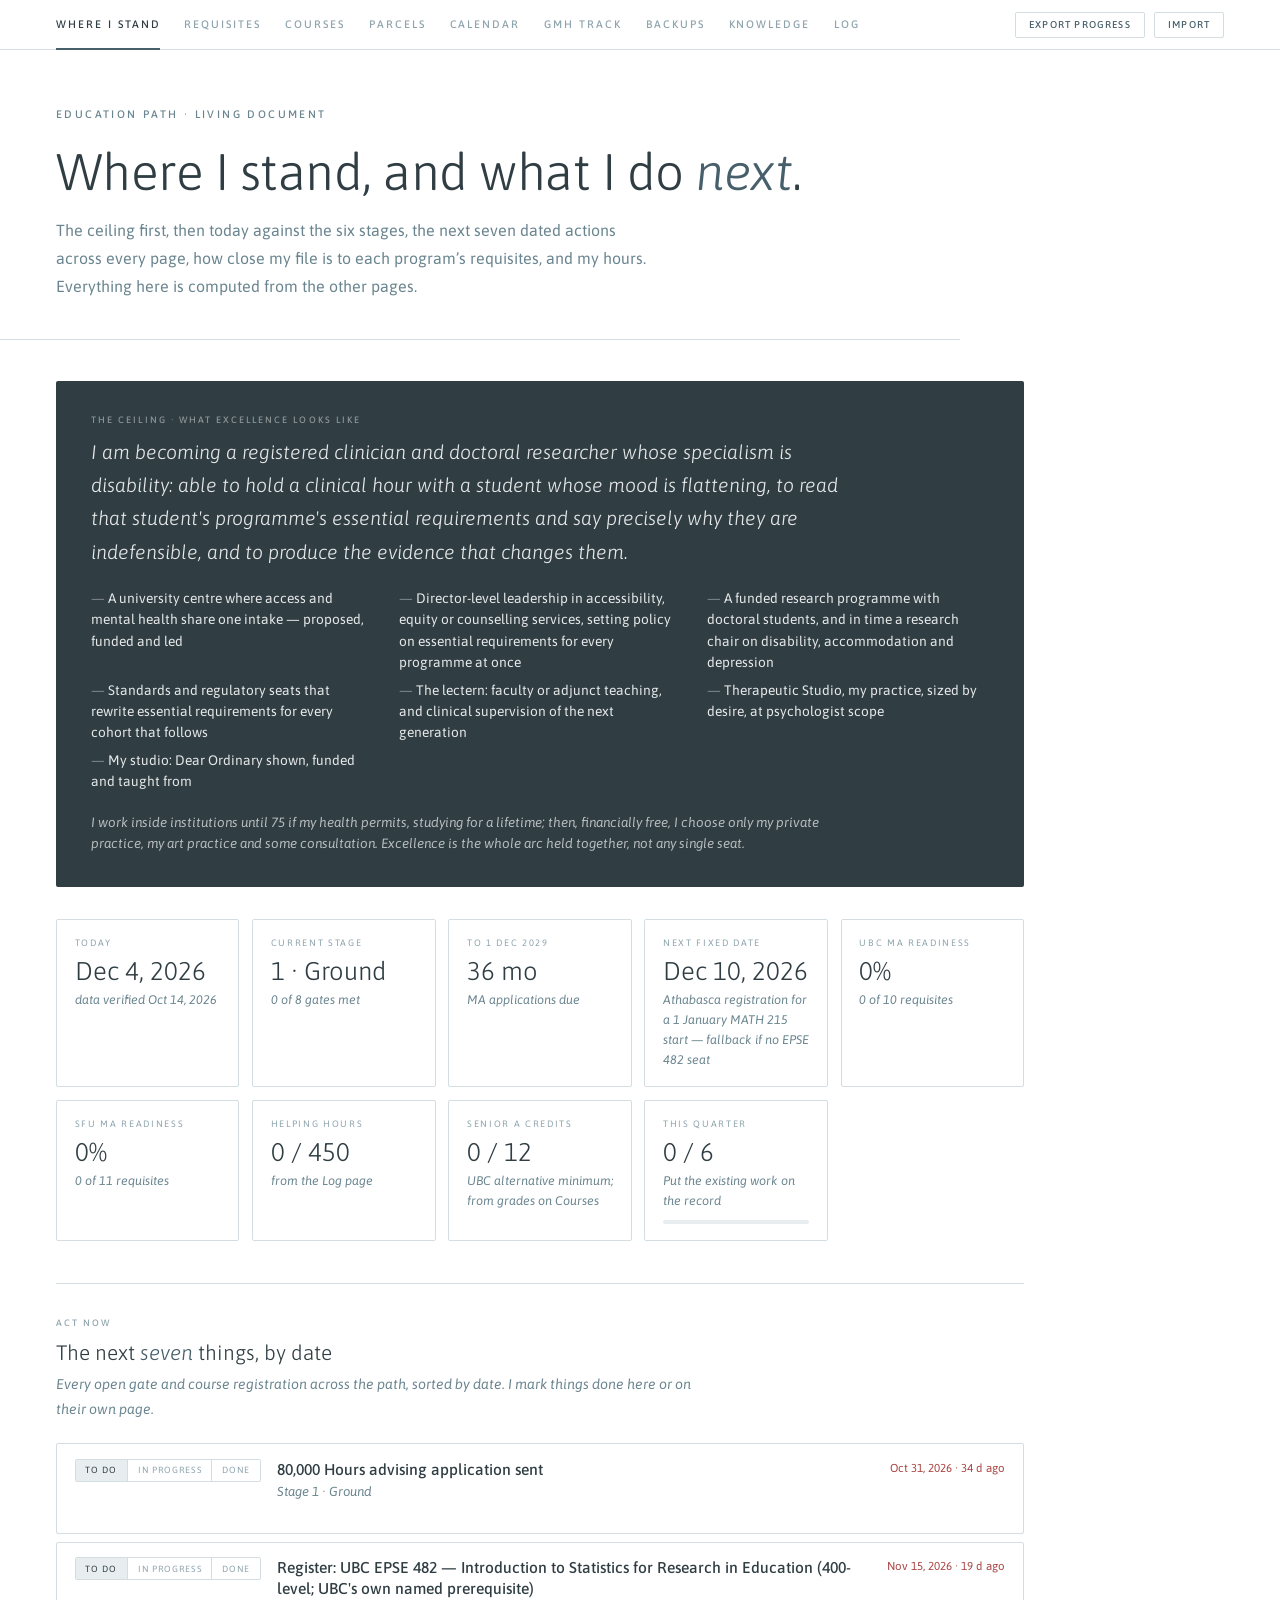
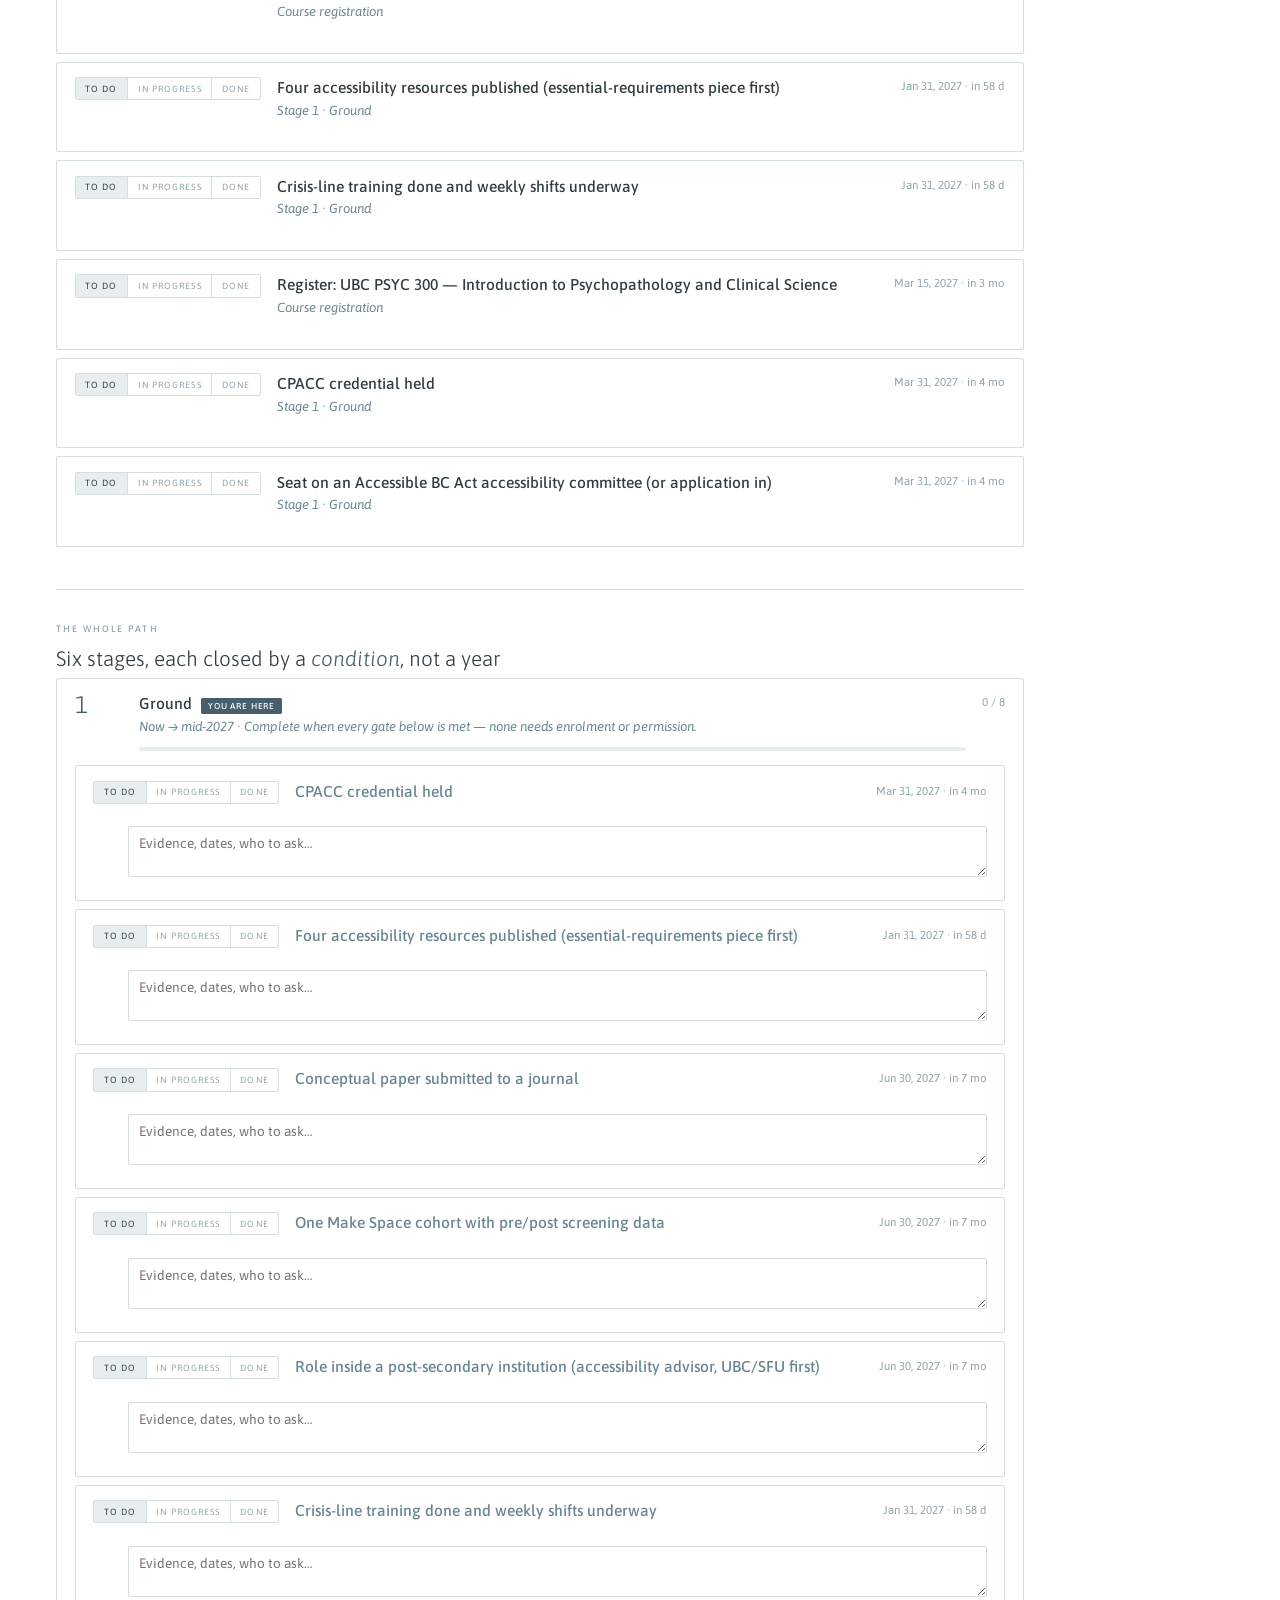
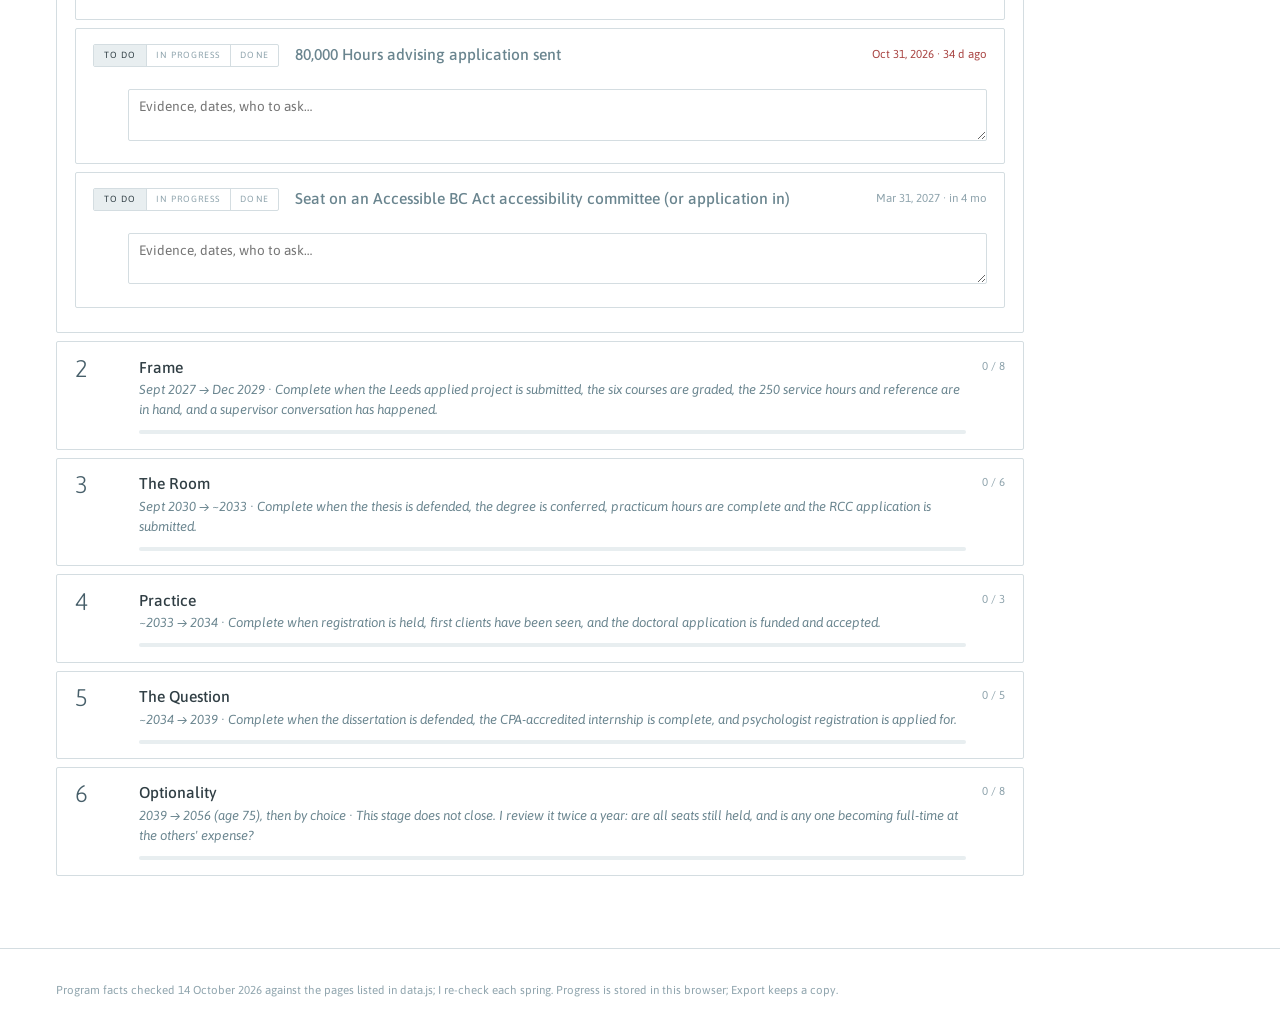
<file: index.html>
<!DOCTYPE html>
<html lang="en">
<head>
<meta charset="UTF-8">
<meta name="viewport" content="width=device-width, initial-scale=1.0">
<title>Where I Stand — Education Path</title>
<link href="https://fonts.googleapis.com/css2?family=Asap:ital,wght@0,300;0,400;0,500;0,600;1,300;1,400;1,500&display=swap" rel="stylesheet">
<link rel="stylesheet" href="style.css">
</head>
<body data-page="index">
<header class="page">
  <div class="eyebrow">Education Path · Living document</div>
  <h1>Where I stand, and what I do <em>next</em>.</h1>
  <p class="header-sub">The ceiling first, then today against the six stages, the next seven dated actions across every page, how close my file is to each program’s requisites, and my hours. Everything here is computed from the other pages.</p>
</header>
<main class="wrap" id="app"></main>
<footer>Program facts checked 14 October 2026 against the pages listed in data.js; I re-check each spring. Progress is stored in this browser; Export keeps a copy.</footer>
<script src="data.js"></script>
<script src="knowledge.js"></script>
<script src="private.js" onerror="void 0"></script>
<script src="app.js"></script>
</body>
</html>
</file>
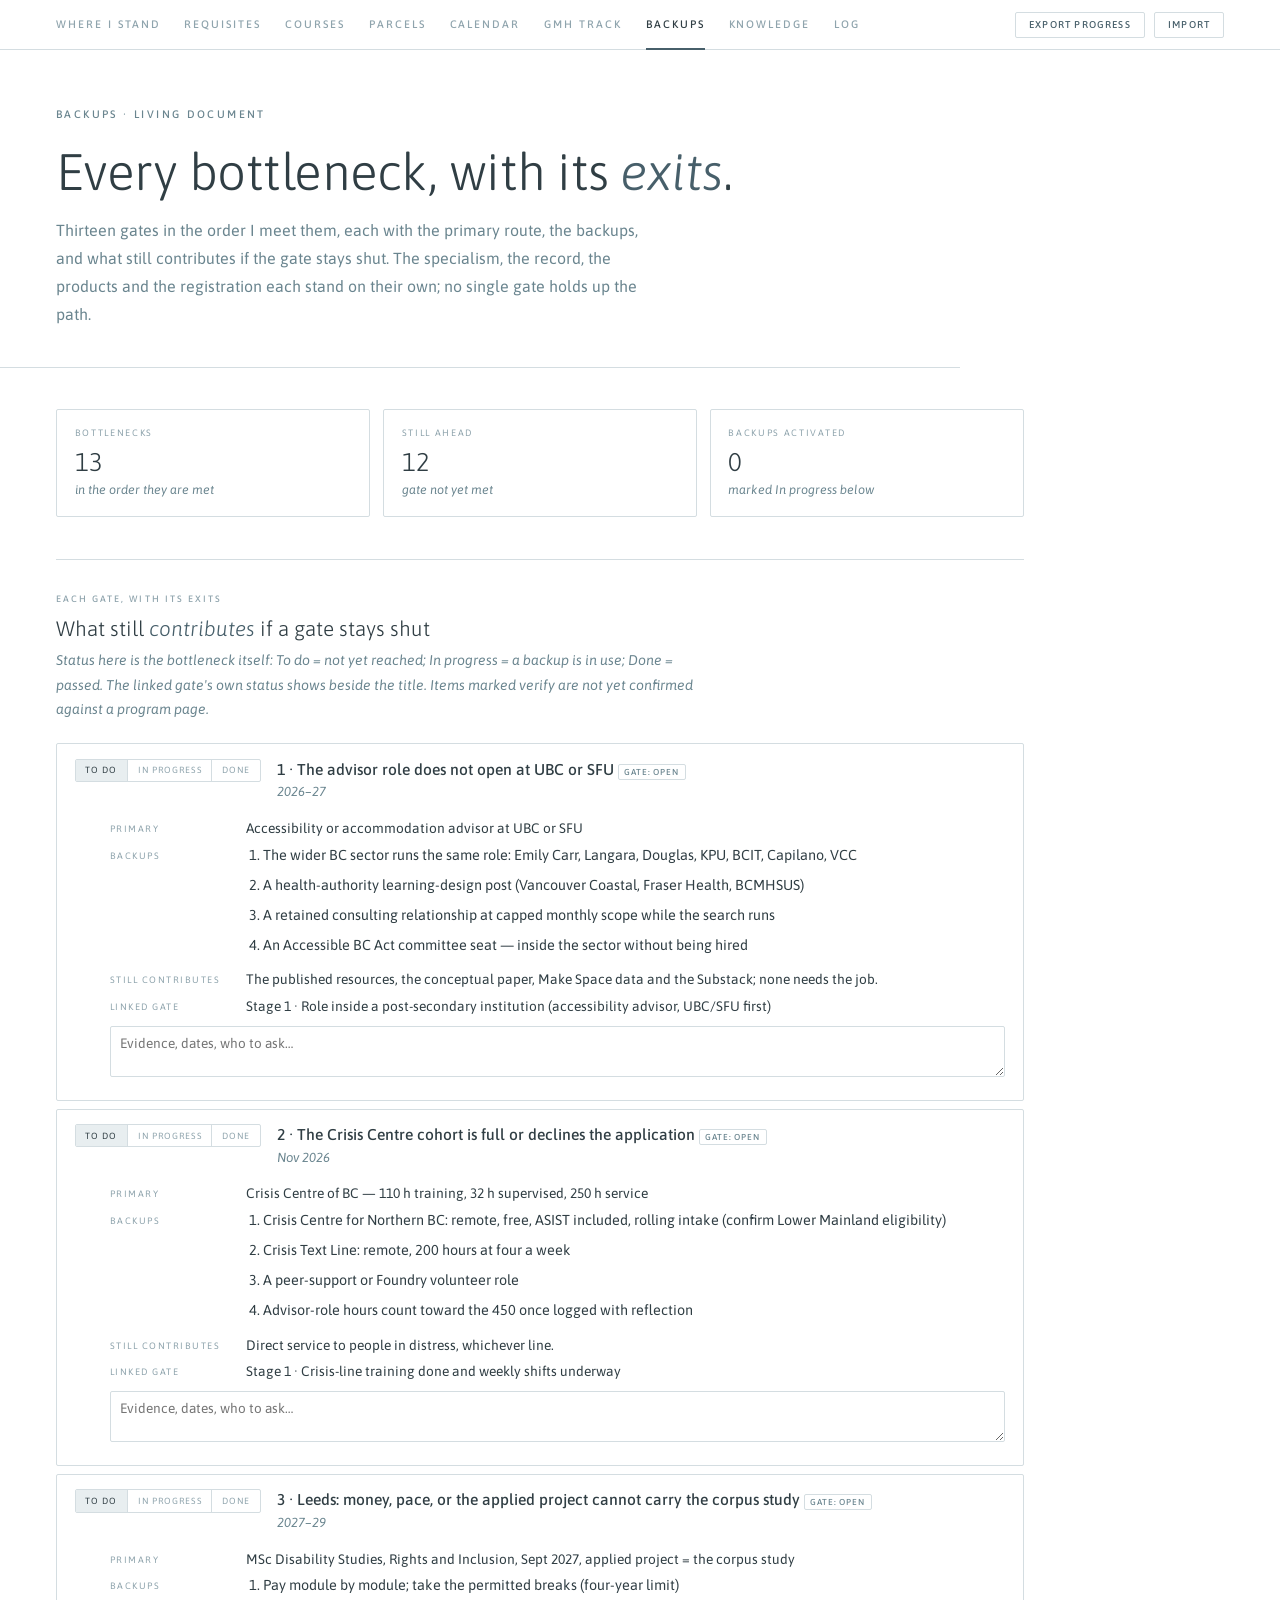
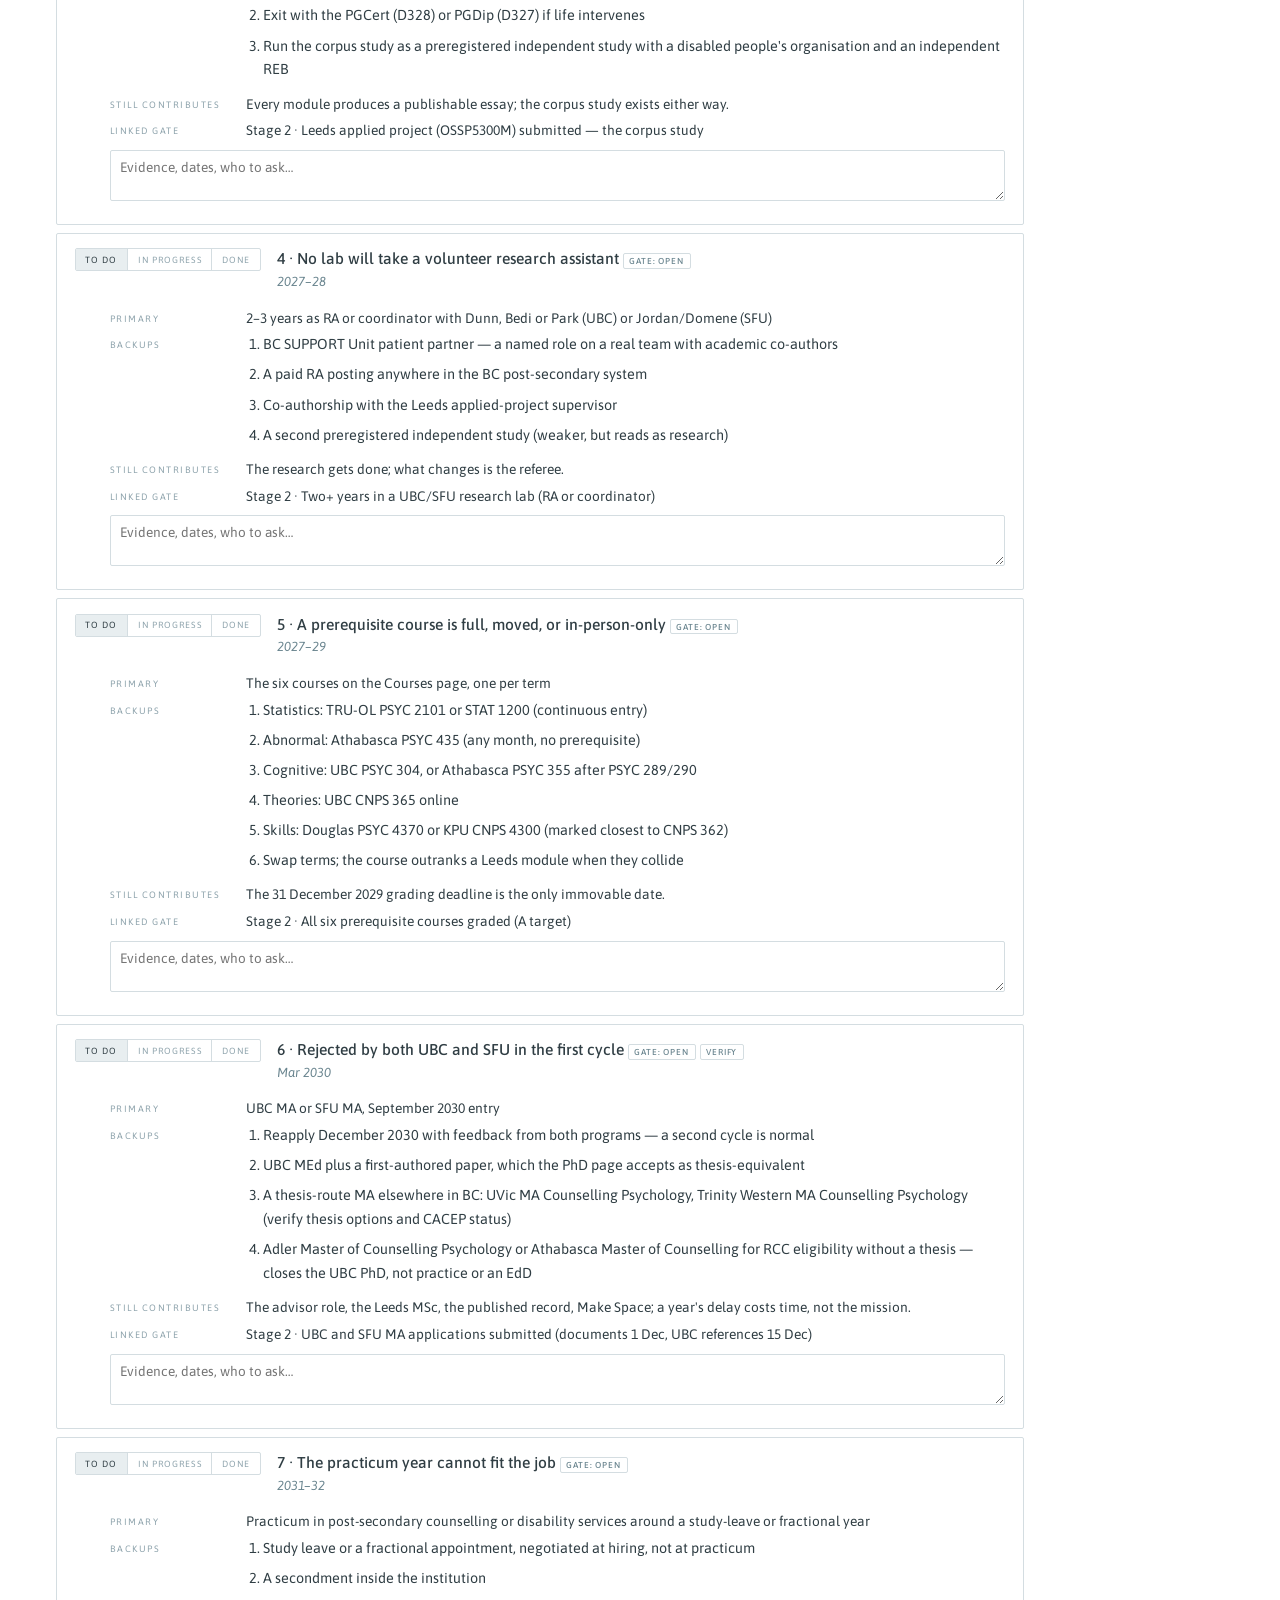
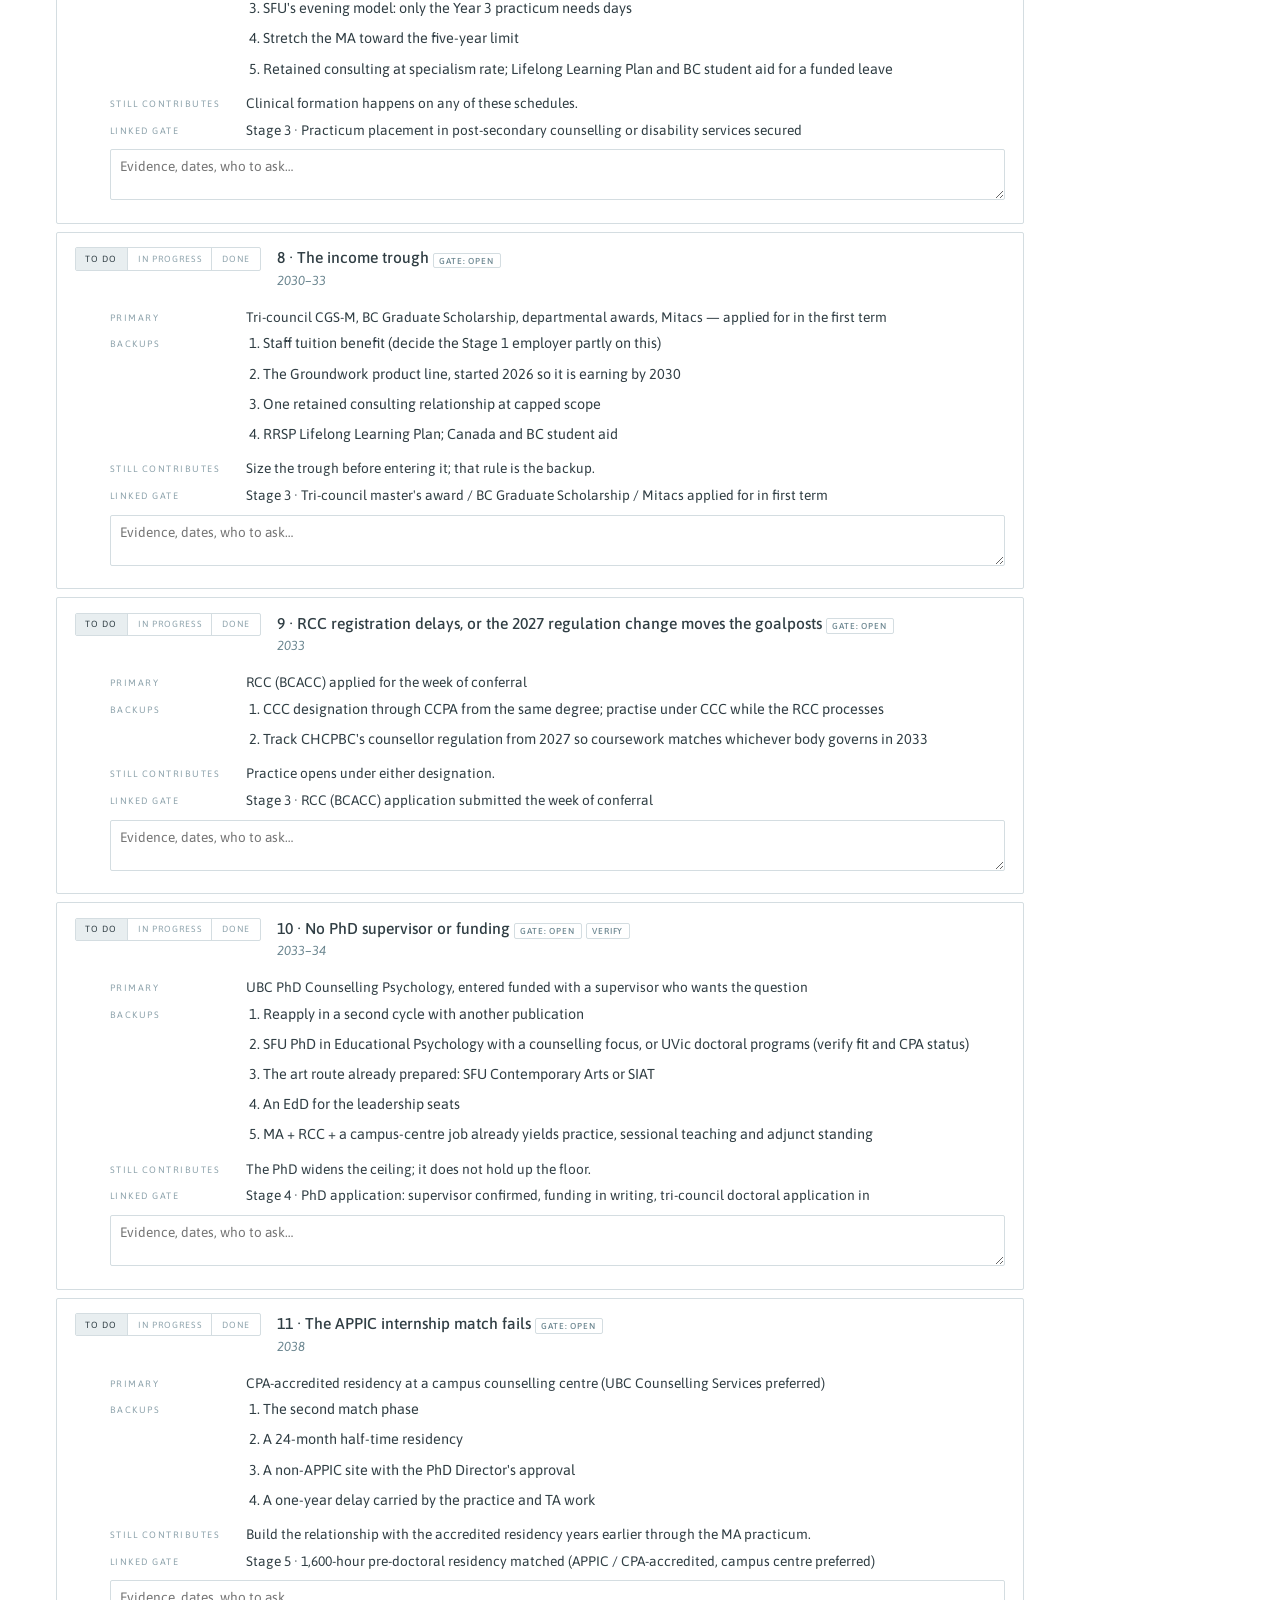
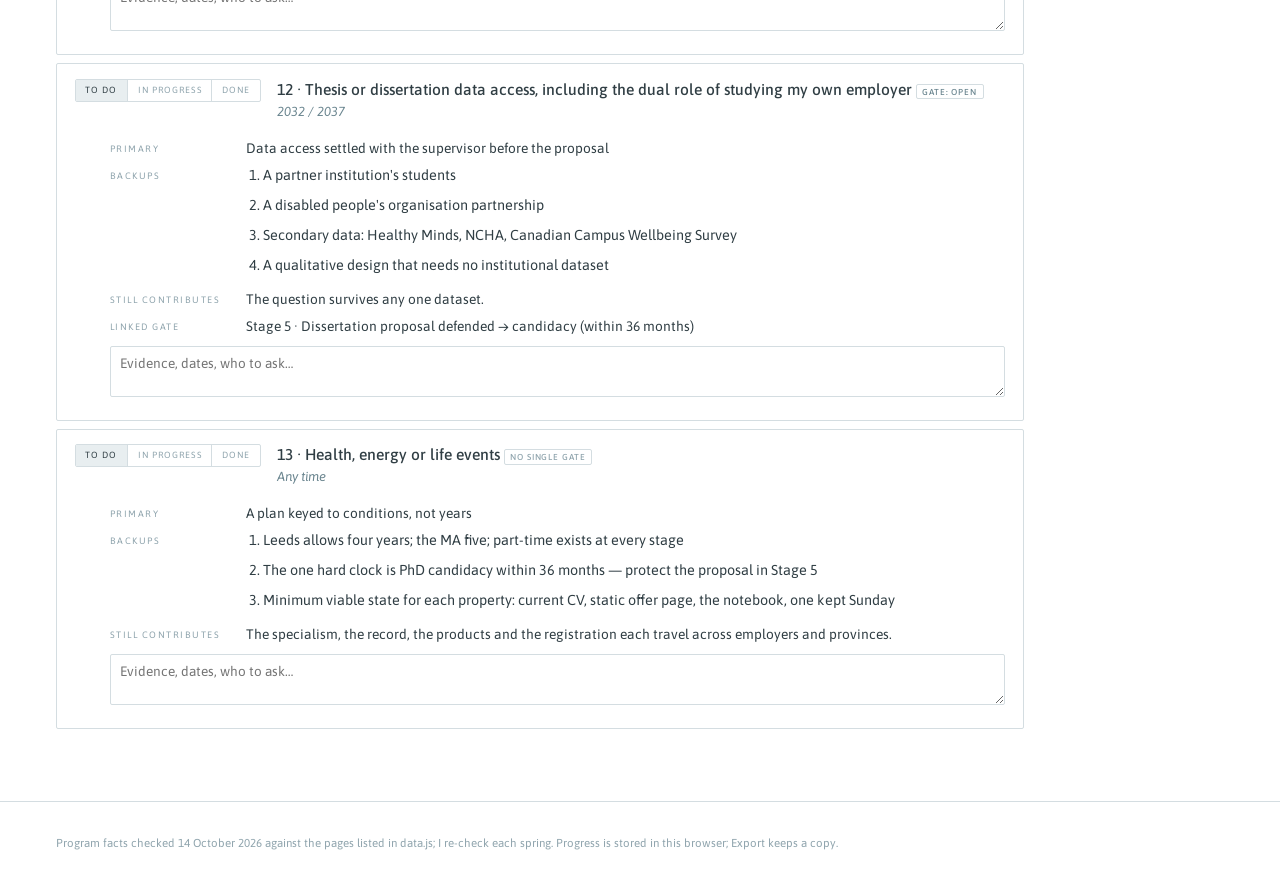
<file: backups.html>
<!DOCTYPE html>
<html lang="en">
<head>
<meta charset="UTF-8">
<meta name="viewport" content="width=device-width, initial-scale=1.0">
<title>Backups — Education Path</title>
<link href="https://fonts.googleapis.com/css2?family=Asap:ital,wght@0,300;0,400;0,500;0,600;1,300;1,400;1,500&display=swap" rel="stylesheet">
<link rel="stylesheet" href="style.css">
</head>
<body data-page="backups">
<header class="page">
  <div class="eyebrow">Backups · Living document</div>
  <h1>Every bottleneck, with its <em>exits</em>.</h1>
  <p class="header-sub">Thirteen gates in the order I meet them, each with the primary route, the backups, and what still contributes if the gate stays shut. The specialism, the record, the products and the registration each stand on their own; no single gate holds up the path.</p>
</header>
<main class="wrap" id="app"></main>
<footer>Program facts checked 14 October 2026 against the pages listed in data.js; I re-check each spring. Progress is stored in this browser; Export keeps a copy.</footer>
<script src="data.js"></script>
<script src="knowledge.js"></script>
<script src="private.js" onerror="void 0"></script>
<script src="app.js"></script>
</body>
</html>
</file>
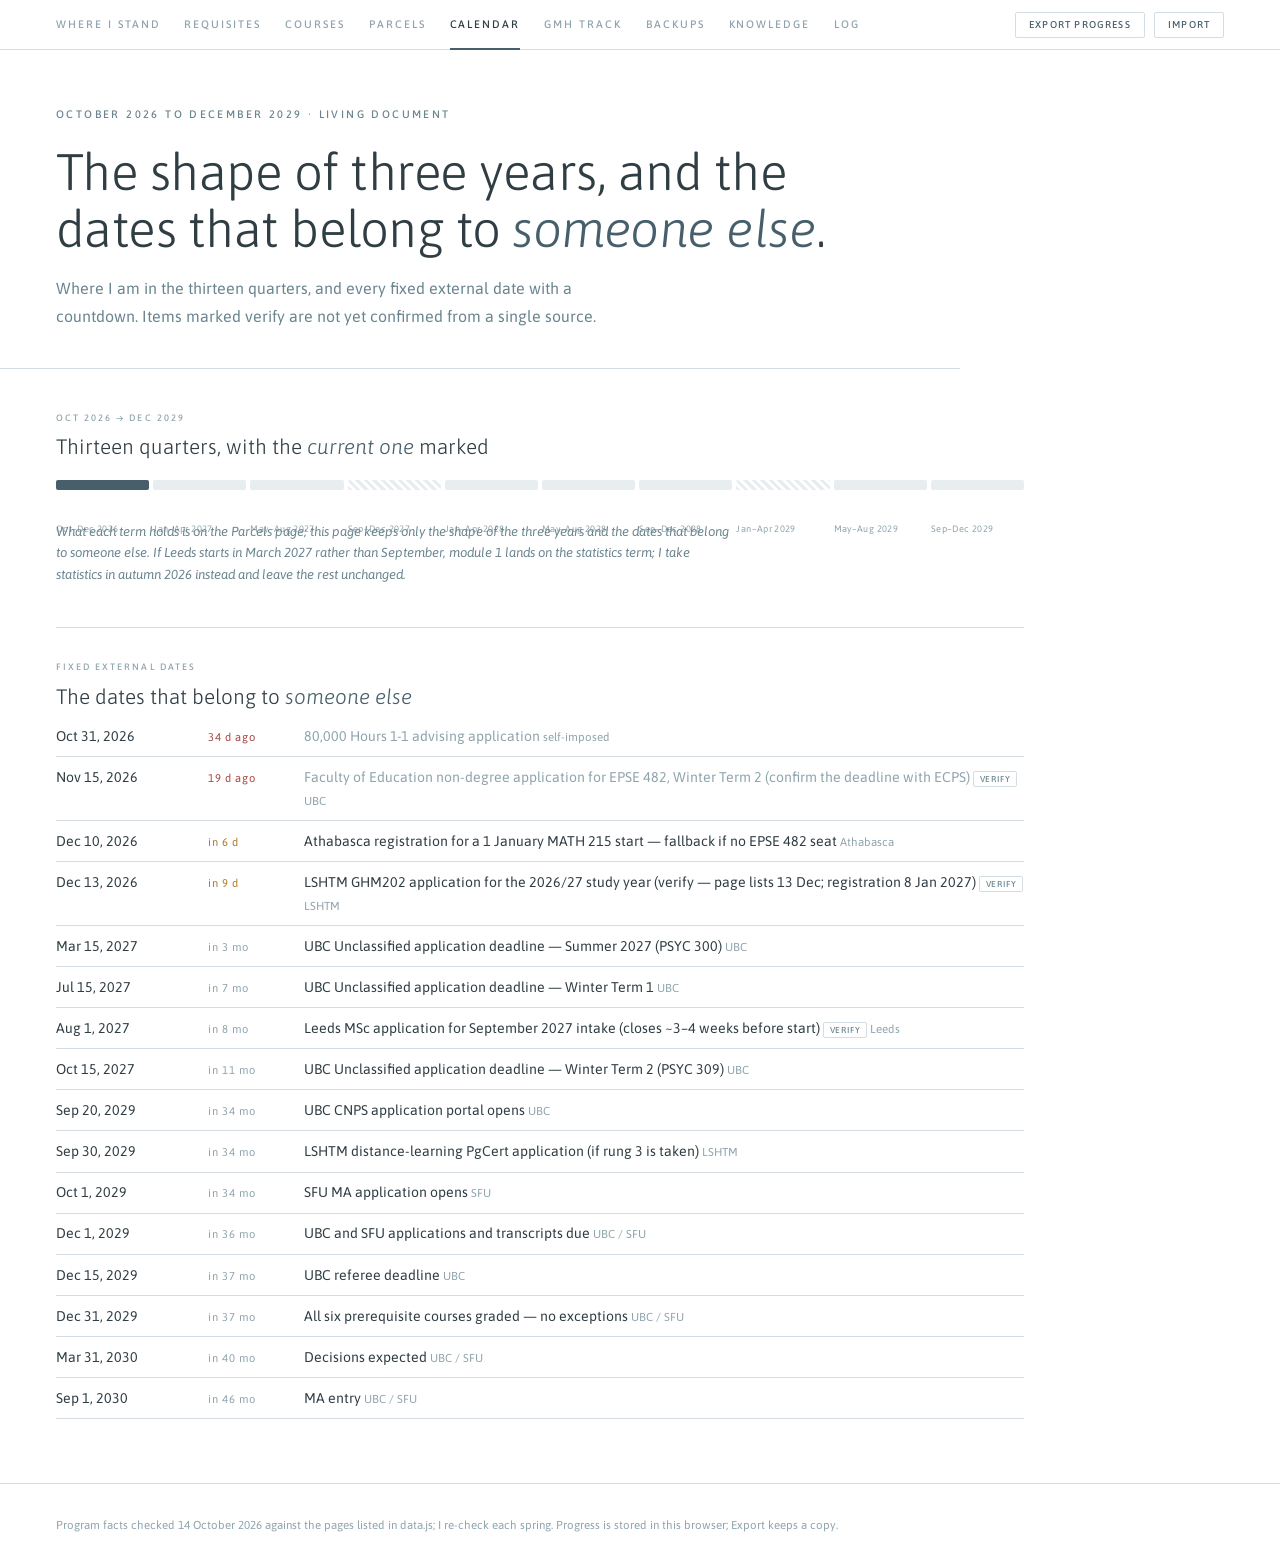
<file: calendar.html>
<!DOCTYPE html>
<html lang="en">
<head>
<meta charset="UTF-8">
<meta name="viewport" content="width=device-width, initial-scale=1.0">
<title>Calendar — Education Path</title>
<link href="https://fonts.googleapis.com/css2?family=Asap:ital,wght@0,300;0,400;0,500;0,600;1,300;1,400;1,500&display=swap" rel="stylesheet">
<link rel="stylesheet" href="style.css">
</head>
<body data-page="calendar">
<header class="page">
  <div class="eyebrow">October 2026 to December 2029 · Living document</div>
  <h1>The shape of three years, and the dates that belong to <em>someone else</em>.</h1>
  <p class="header-sub">Where I am in the thirteen quarters, and every fixed external date with a countdown. Items marked verify are not yet confirmed from a single source.</p>
</header>
<main class="wrap" id="app"></main>
<footer>Program facts checked 14 October 2026 against the pages listed in data.js; I re-check each spring. Progress is stored in this browser; Export keeps a copy.</footer>
<script src="data.js"></script>
<script src="knowledge.js"></script>
<script src="private.js" onerror="void 0"></script>
<script src="app.js"></script>
</body>
</html>
</file>
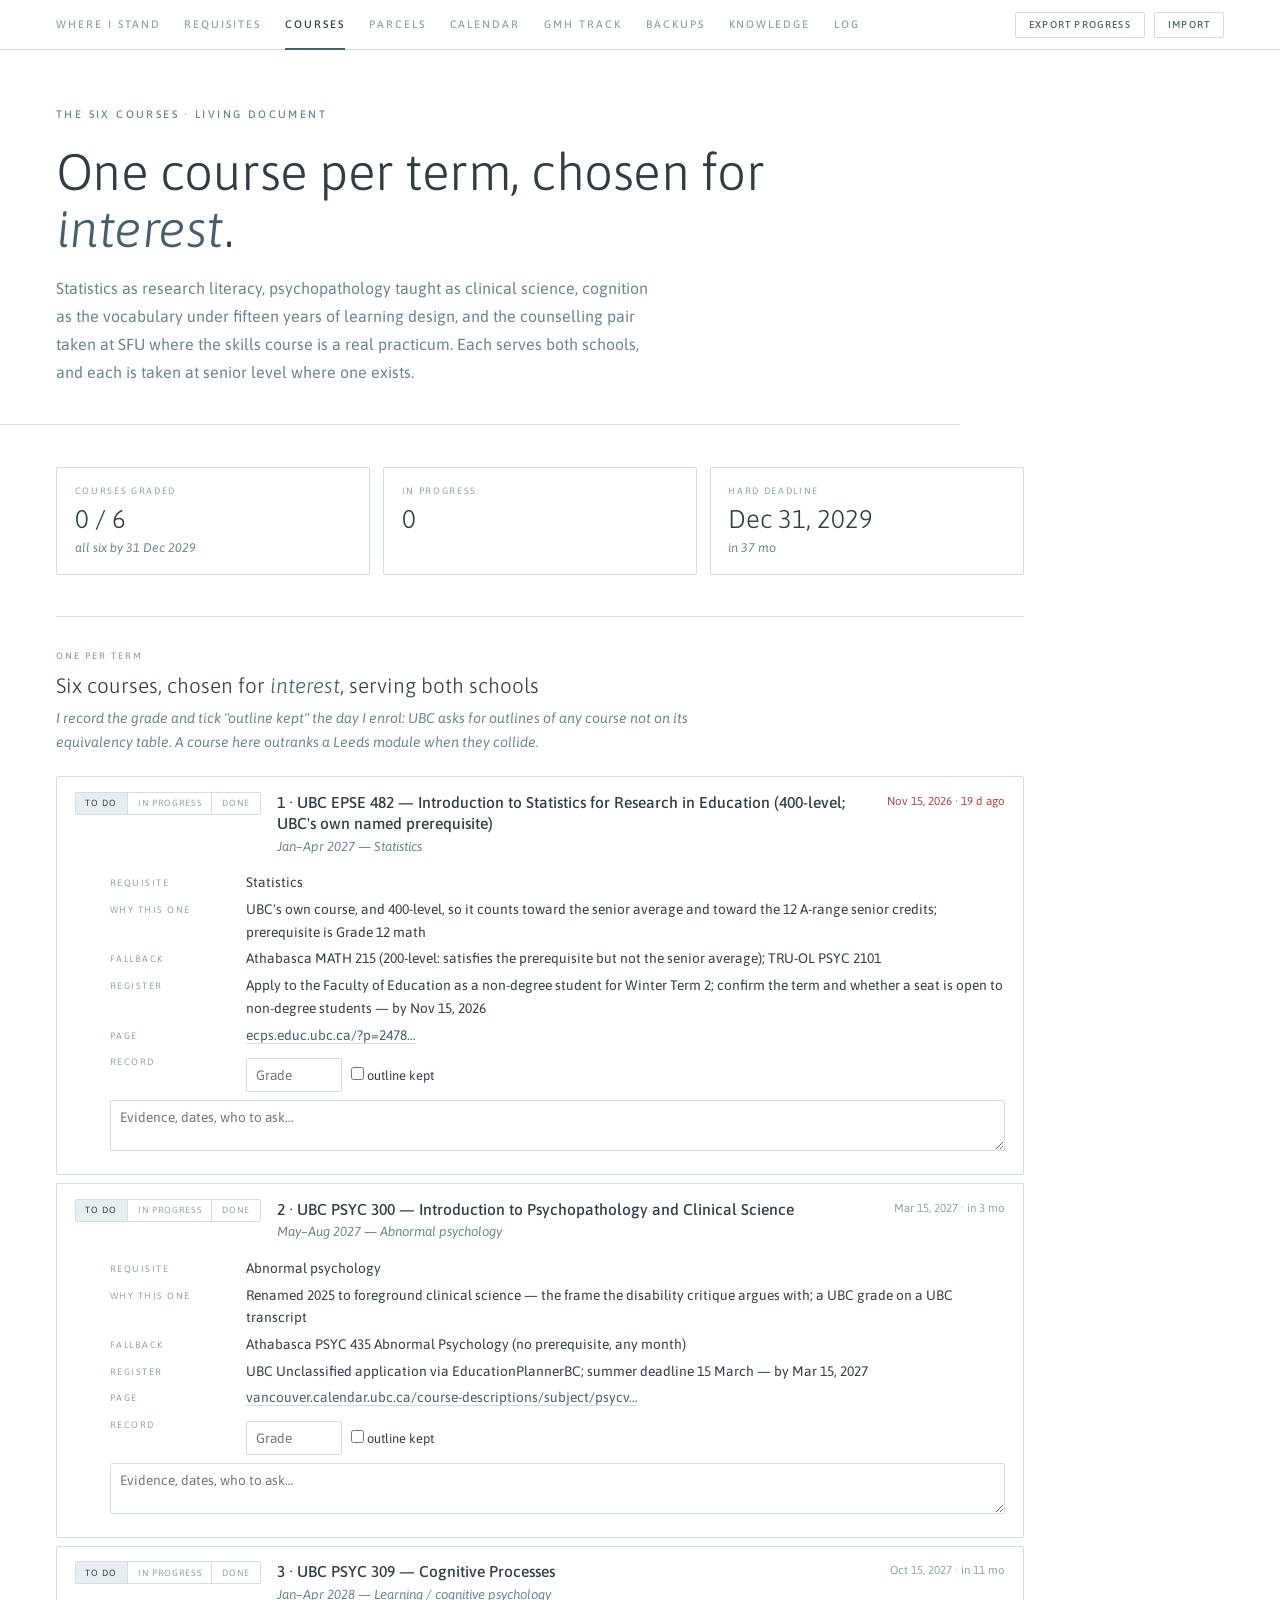
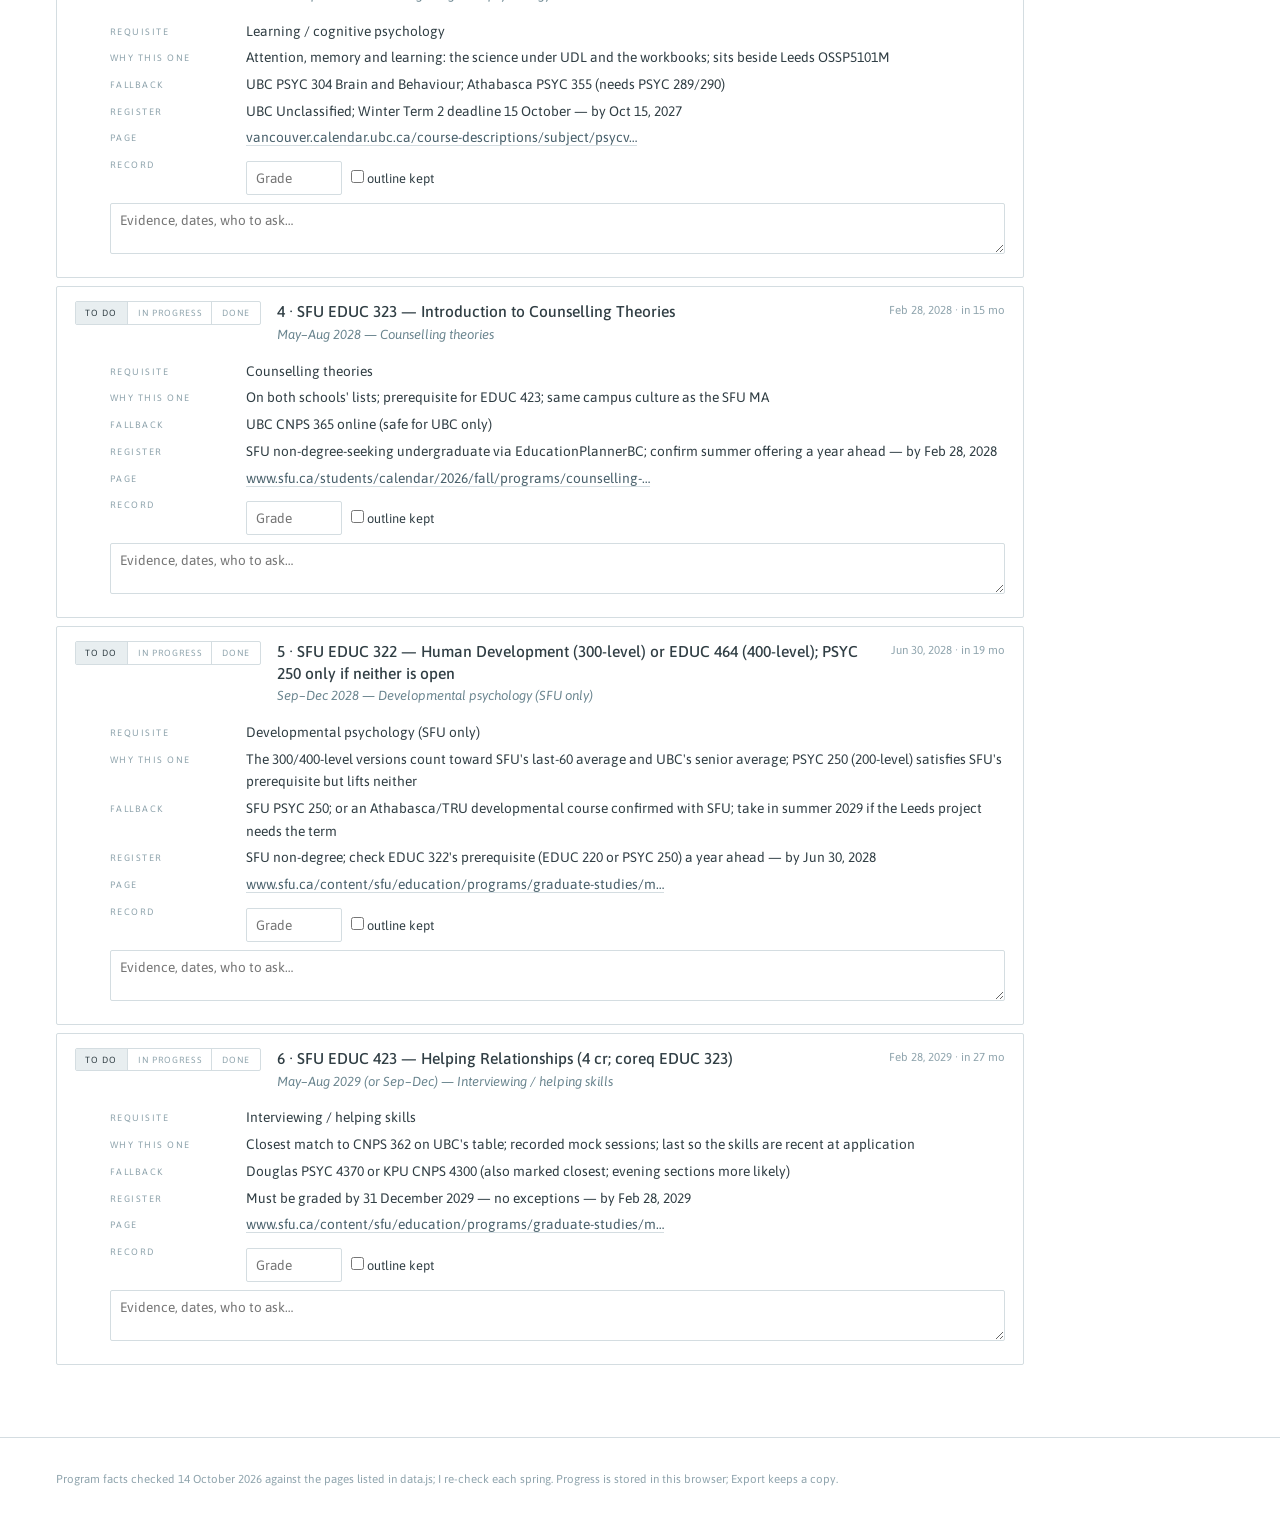
<file: courses.html>
<!DOCTYPE html>
<html lang="en">
<head>
<meta charset="UTF-8">
<meta name="viewport" content="width=device-width, initial-scale=1.0">
<title>Courses — Education Path</title>
<link href="https://fonts.googleapis.com/css2?family=Asap:ital,wght@0,300;0,400;0,500;0,600;1,300;1,400;1,500&display=swap" rel="stylesheet">
<link rel="stylesheet" href="style.css">
</head>
<body data-page="courses">
<header class="page">
  <div class="eyebrow">The six courses · Living document</div>
  <h1>One course per term, chosen for <em>interest</em>.</h1>
  <p class="header-sub">Statistics as research literacy, psychopathology taught as clinical science, cognition as the vocabulary under fifteen years of learning design, and the counselling pair taken at SFU where the skills course is a real practicum. Each serves both schools, and each is taken at senior level where one exists.</p>
</header>
<main class="wrap" id="app"></main>
<footer>Program facts checked 14 October 2026 against the pages listed in data.js; I re-check each spring. Progress is stored in this browser; Export keeps a copy.</footer>
<script src="data.js"></script>
<script src="knowledge.js"></script>
<script src="private.js" onerror="void 0"></script>
<script src="app.js"></script>
</body>
</html>
</file>
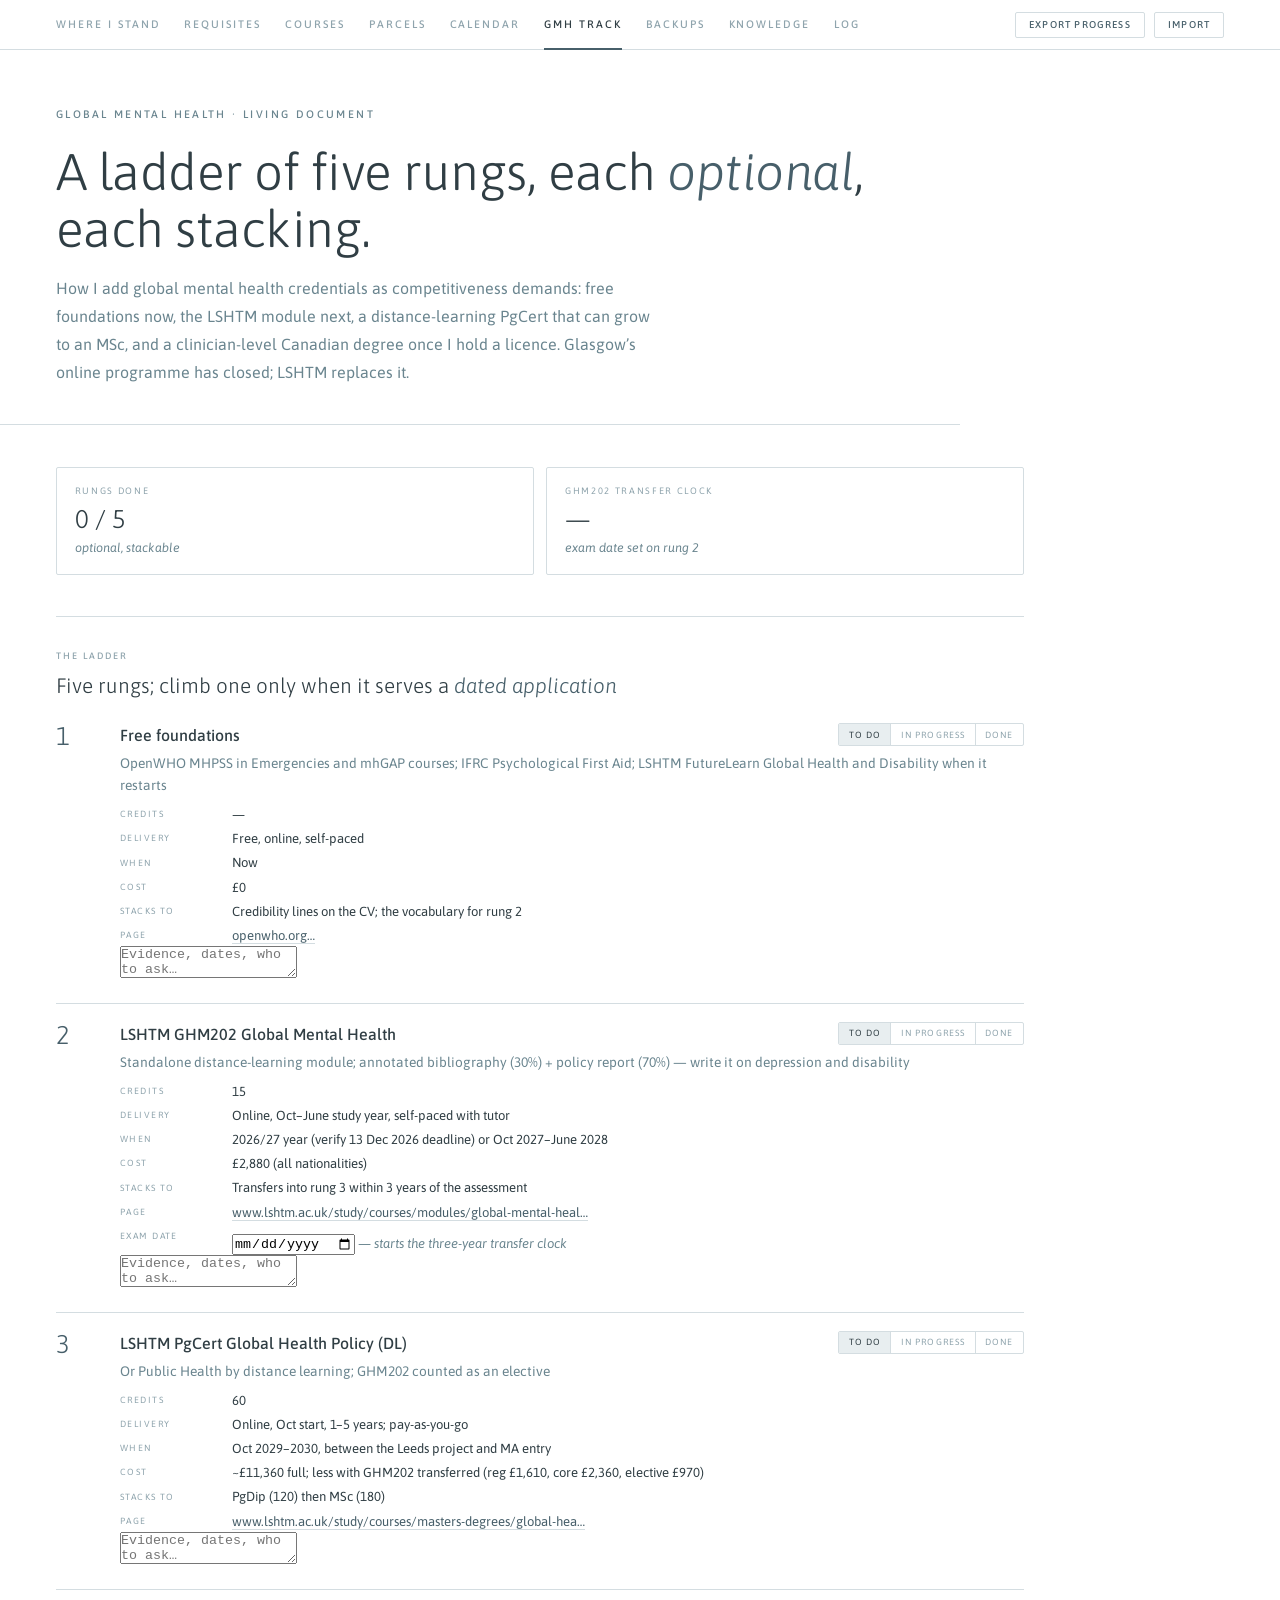
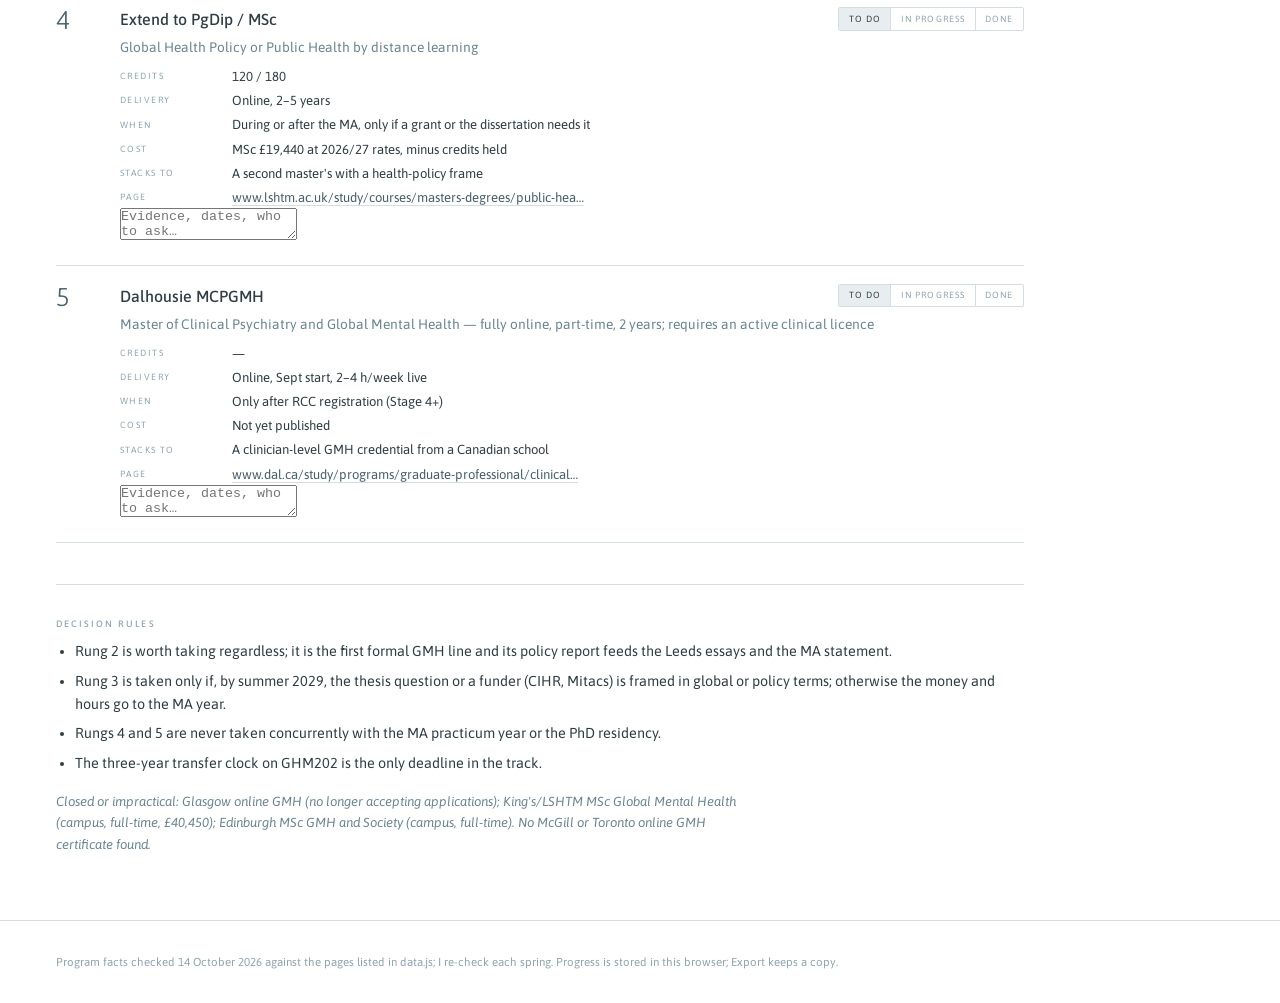
<file: gmh-track.html>
<!DOCTYPE html>
<html lang="en">
<head>
<meta charset="UTF-8">
<meta name="viewport" content="width=device-width, initial-scale=1.0">
<title>GMH Track — Education Path</title>
<link href="https://fonts.googleapis.com/css2?family=Asap:ital,wght@0,300;0,400;0,500;0,600;1,300;1,400;1,500&display=swap" rel="stylesheet">
<link rel="stylesheet" href="style.css">
</head>
<body data-page="gmh">
<header class="page">
  <div class="eyebrow">Global Mental Health · Living document</div>
  <h1>A ladder of five rungs, each <em>optional</em>, each stacking.</h1>
  <p class="header-sub">How I add global mental health credentials as competitiveness demands: free foundations now, the LSHTM module next, a distance-learning PgCert that can grow to an MSc, and a clinician-level Canadian degree once I hold a licence. Glasgow’s online programme has closed; LSHTM replaces it.</p>
</header>
<main class="wrap" id="app"></main>
<footer>Program facts checked 14 October 2026 against the pages listed in data.js; I re-check each spring. Progress is stored in this browser; Export keeps a copy.</footer>
<script src="data.js"></script>
<script src="knowledge.js"></script>
<script src="private.js" onerror="void 0"></script>
<script src="app.js"></script>
</body>
</html>
</file>
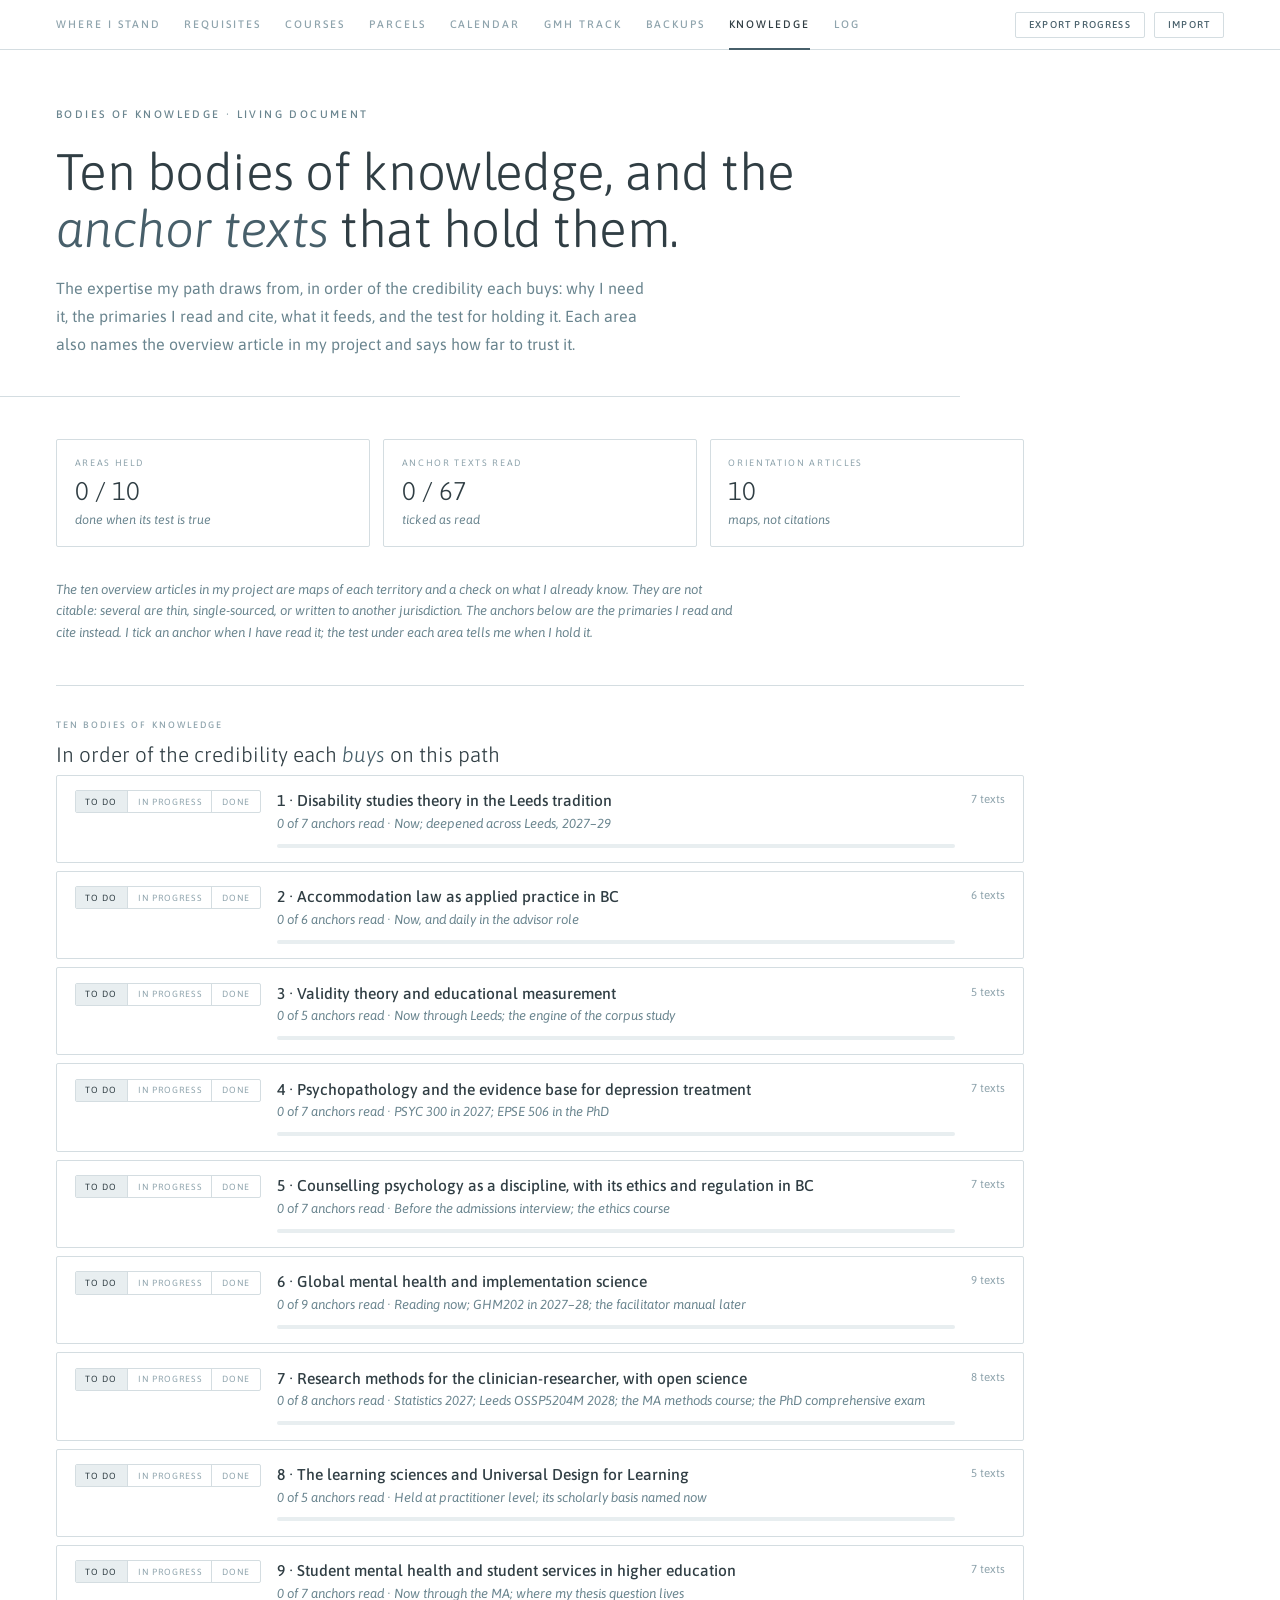
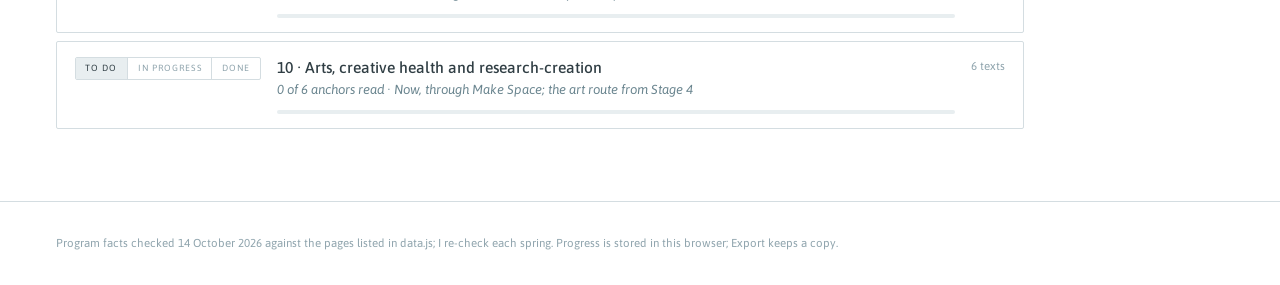
<file: knowledge.html>
<!DOCTYPE html>
<html lang="en">
<head>
<meta charset="UTF-8">
<meta name="viewport" content="width=device-width, initial-scale=1.0">
<title>Knowledge — Education Path</title>
<link href="https://fonts.googleapis.com/css2?family=Asap:ital,wght@0,300;0,400;0,500;0,600;1,300;1,400;1,500&display=swap" rel="stylesheet">
<link rel="stylesheet" href="style.css">
</head>
<body data-page="knowledge">
<header class="page">
  <div class="eyebrow">Bodies of knowledge · Living document</div>
  <h1>Ten bodies of knowledge, and the <em>anchor texts</em> that hold them.</h1>
  <p class="header-sub">The expertise my path draws from, in order of the credibility each buys: why I need it, the primaries I read and cite, what it feeds, and the test for holding it. Each area also names the overview article in my project and says how far to trust it.</p>
</header>
<main class="wrap" id="app"></main>
<footer>Program facts checked 14 October 2026 against the pages listed in data.js; I re-check each spring. Progress is stored in this browser; Export keeps a copy.</footer>
<script src="data.js"></script>
<script src="knowledge.js"></script>
<script src="private.js" onerror="void 0"></script>
<script src="app.js"></script>
</body>
</html>
</file>
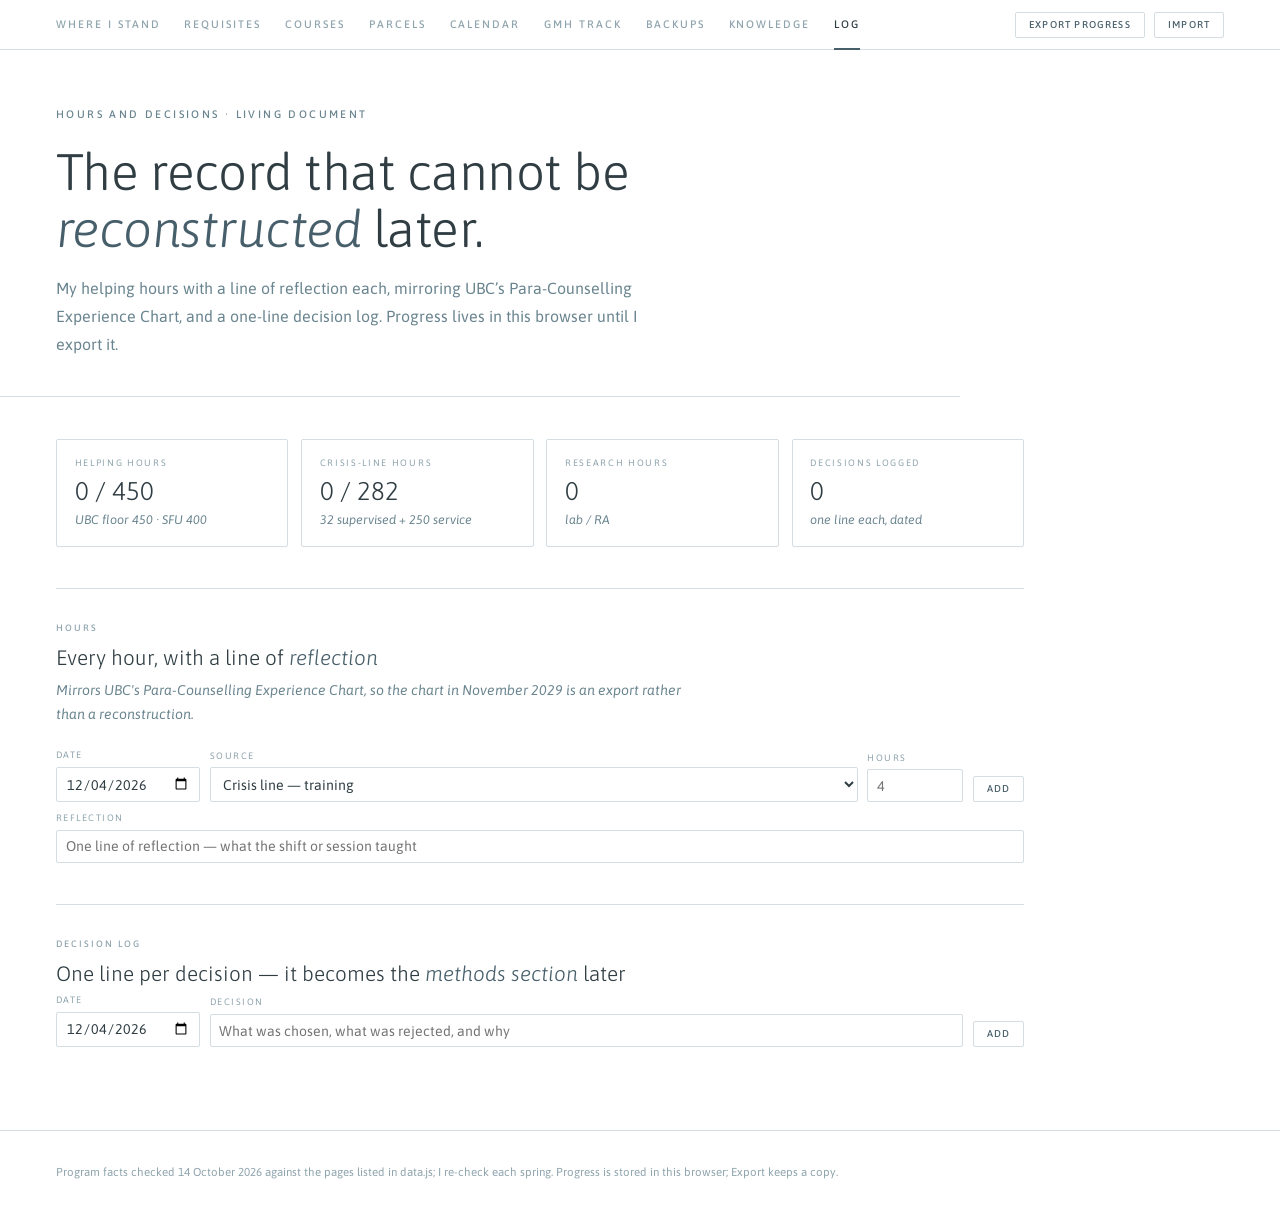
<file: log.html>
<!DOCTYPE html>
<html lang="en">
<head>
<meta charset="UTF-8">
<meta name="viewport" content="width=device-width, initial-scale=1.0">
<title>Log — Education Path</title>
<link href="https://fonts.googleapis.com/css2?family=Asap:ital,wght@0,300;0,400;0,500;0,600;1,300;1,400;1,500&display=swap" rel="stylesheet">
<link rel="stylesheet" href="style.css">
</head>
<body data-page="log">
<header class="page">
  <div class="eyebrow">Hours and decisions · Living document</div>
  <h1>The record that cannot be <em>reconstructed</em> later.</h1>
  <p class="header-sub">My helping hours with a line of reflection each, mirroring UBC’s Para-Counselling Experience Chart, and a one-line decision log. Progress lives in this browser until I export it.</p>
</header>
<main class="wrap" id="app"></main>
<footer>Program facts checked 14 October 2026 against the pages listed in data.js; I re-check each spring. Progress is stored in this browser; Export keeps a copy.</footer>
<script src="data.js"></script>
<script src="knowledge.js"></script>
<script src="private.js" onerror="void 0"></script>
<script src="app.js"></script>
</body>
</html>
</file>
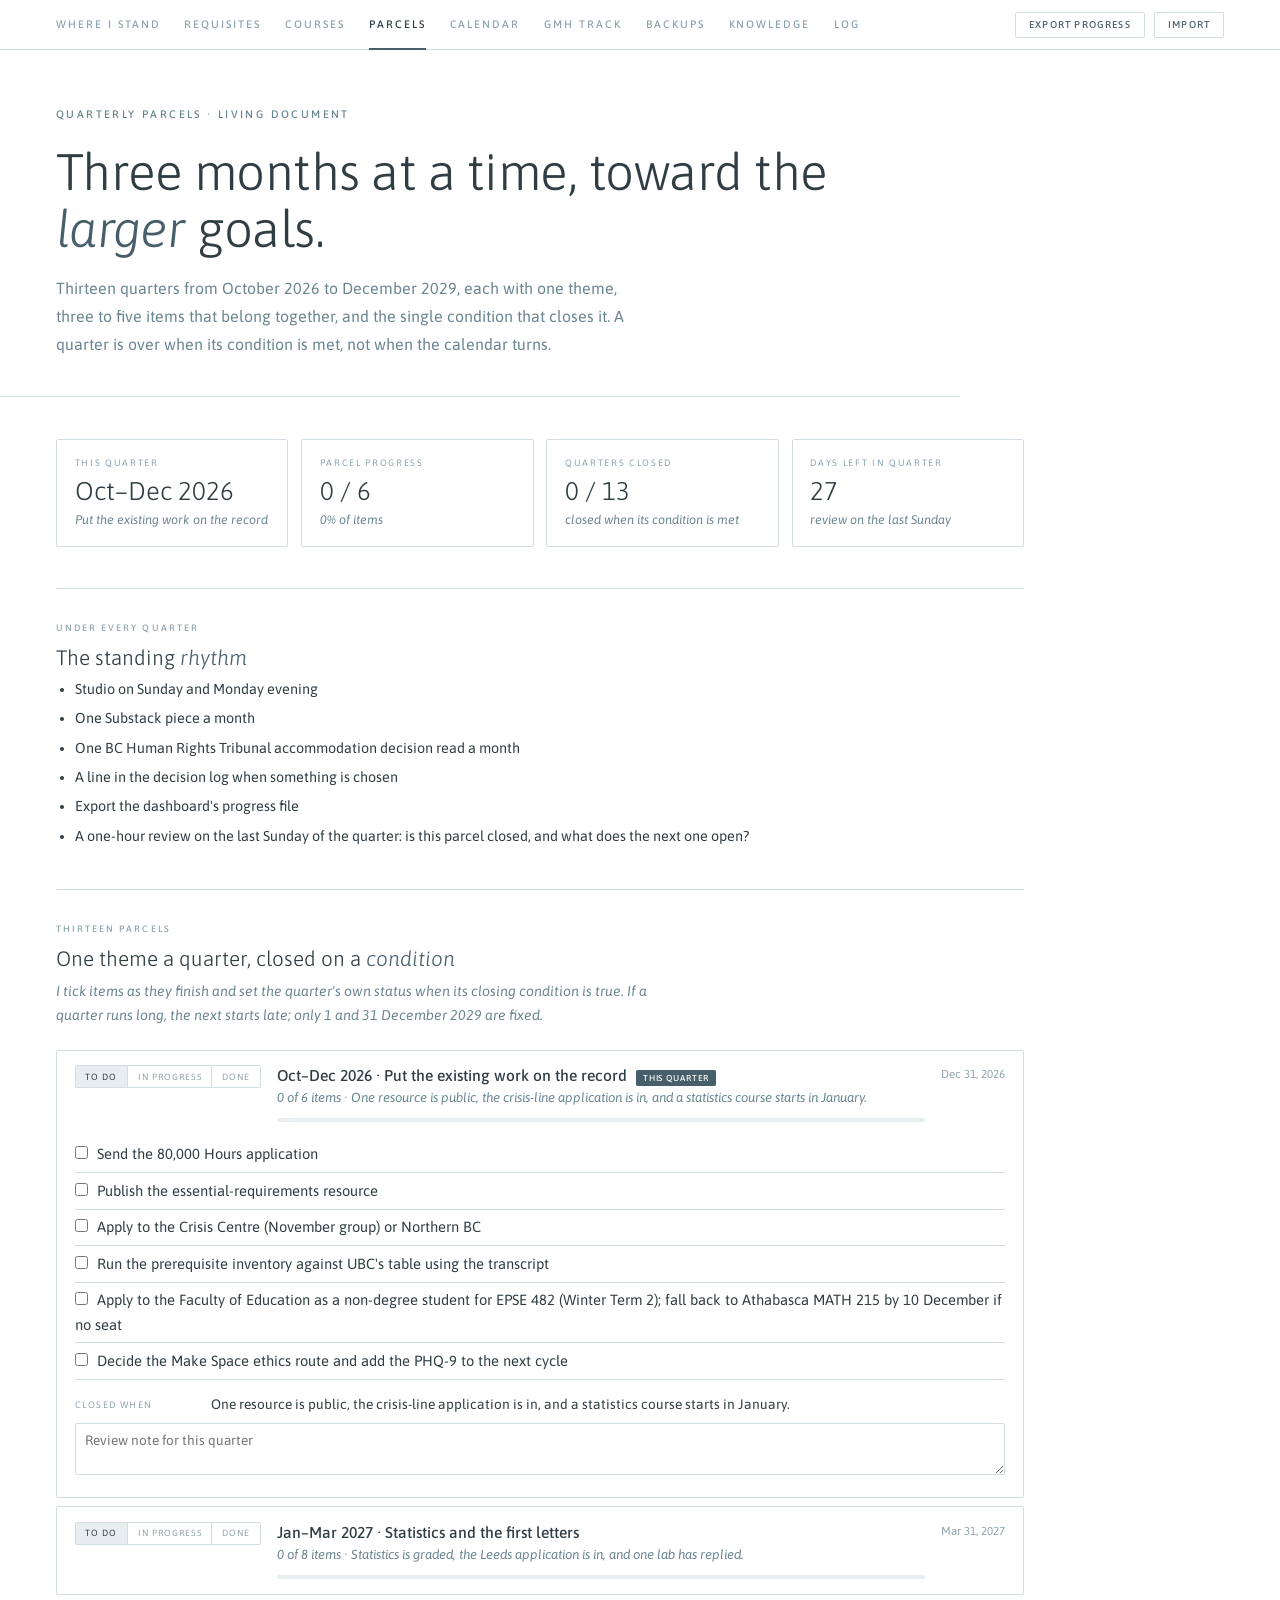
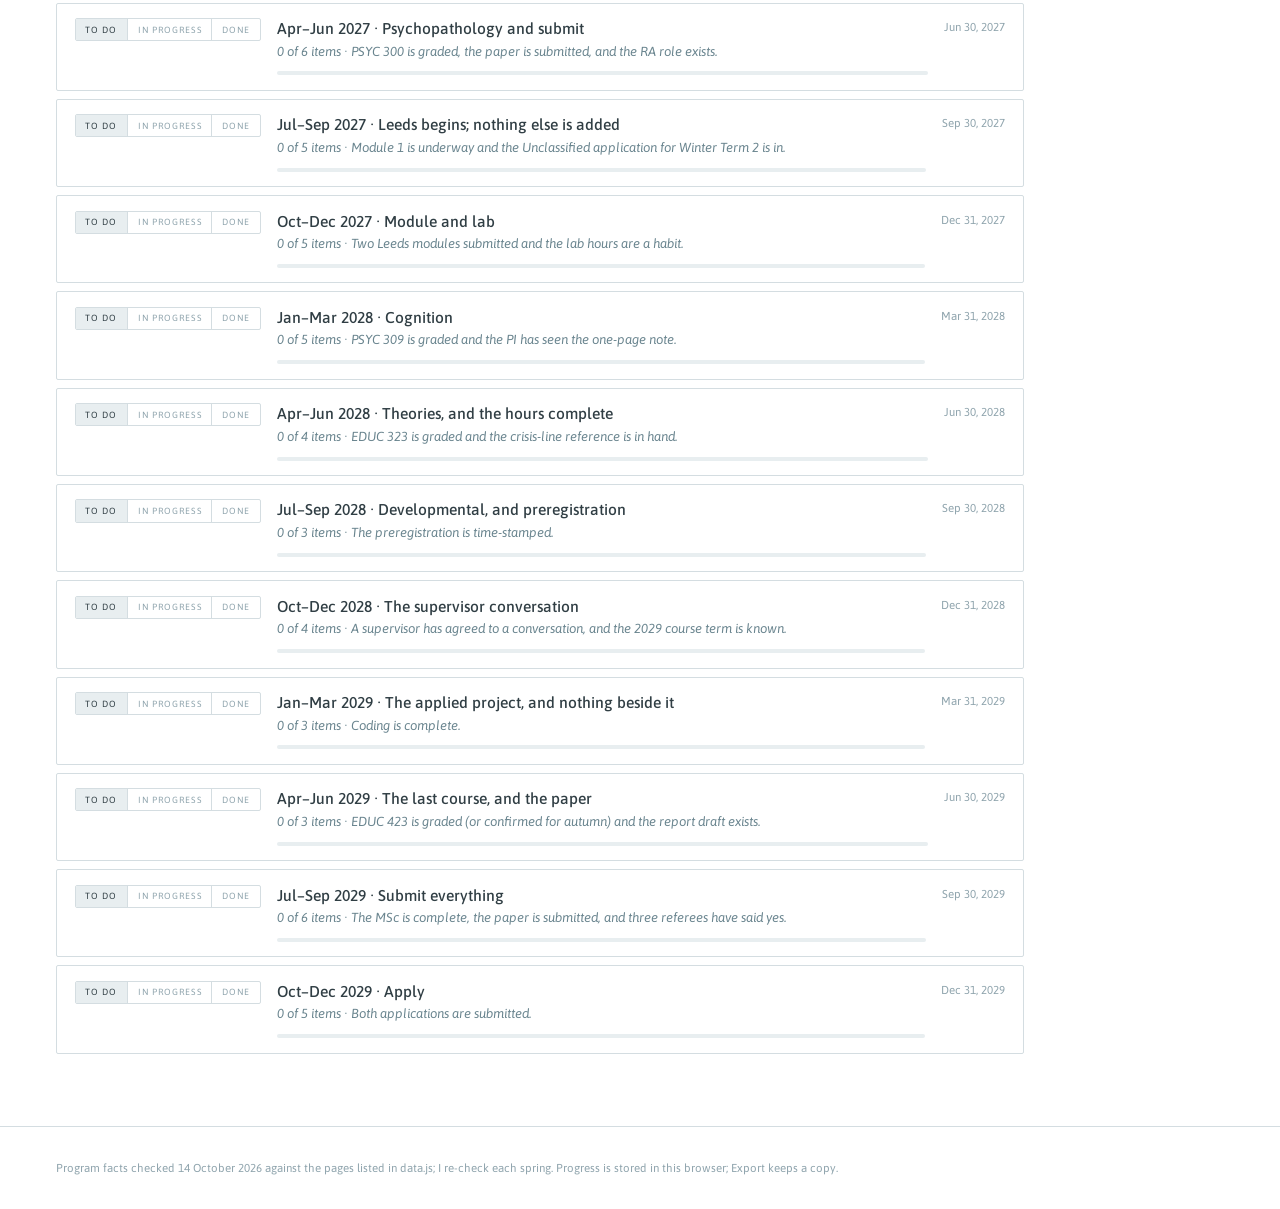
<file: parcels.html>
<!DOCTYPE html>
<html lang="en">
<head>
<meta charset="UTF-8">
<meta name="viewport" content="width=device-width, initial-scale=1.0">
<title>Parcels — Education Path</title>
<link href="https://fonts.googleapis.com/css2?family=Asap:ital,wght@0,300;0,400;0,500;0,600;1,300;1,400;1,500&display=swap" rel="stylesheet">
<link rel="stylesheet" href="style.css">
</head>
<body data-page="parcels">
<header class="page">
  <div class="eyebrow">Quarterly parcels · Living document</div>
  <h1>Three months at a time, toward the <em>larger</em> goals.</h1>
  <p class="header-sub">Thirteen quarters from October 2026 to December 2029, each with one theme, three to five items that belong together, and the single condition that closes it. A quarter is over when its condition is met, not when the calendar turns.</p>
</header>
<main class="wrap" id="app"></main>
<footer>Program facts checked 14 October 2026 against the pages listed in data.js; I re-check each spring. Progress is stored in this browser; Export keeps a copy.</footer>
<script src="data.js"></script>
<script src="knowledge.js"></script>
<script src="private.js" onerror="void 0"></script>
<script src="app.js"></script>
</body>
</html>
</file>
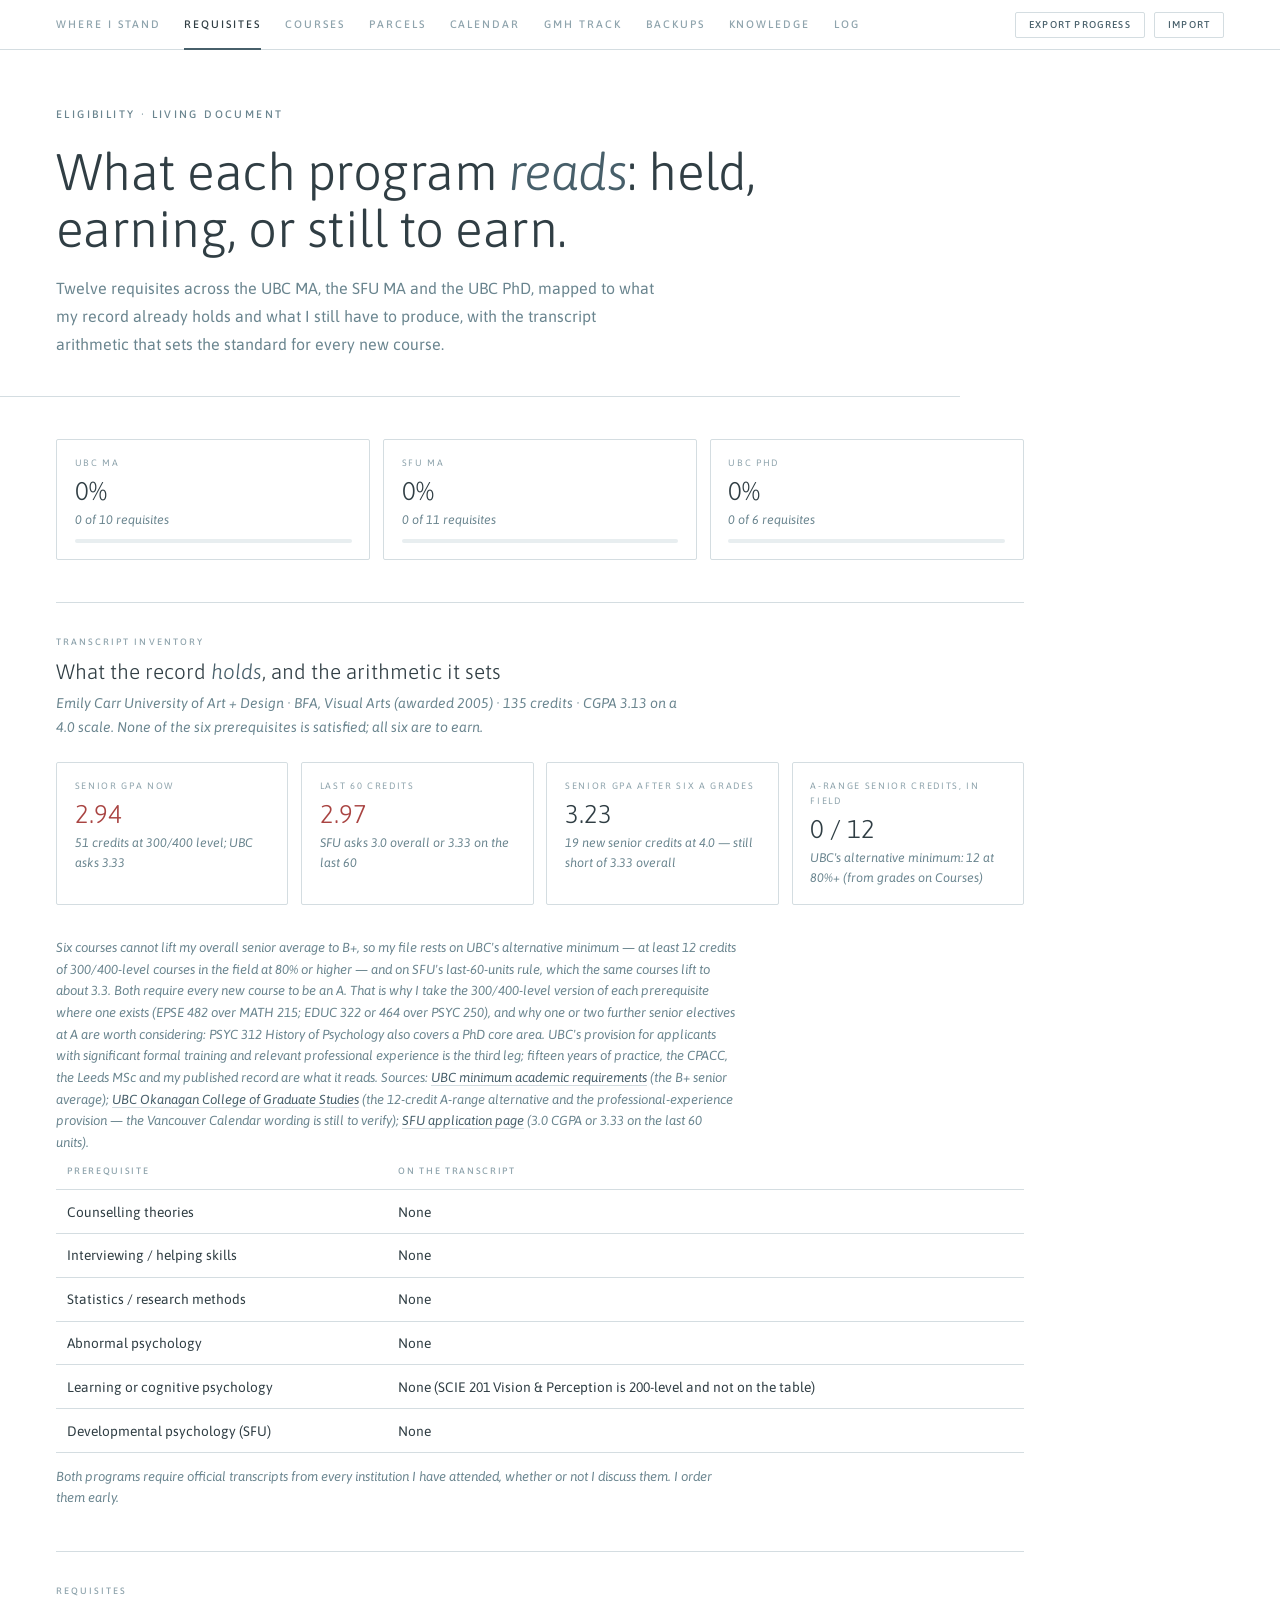
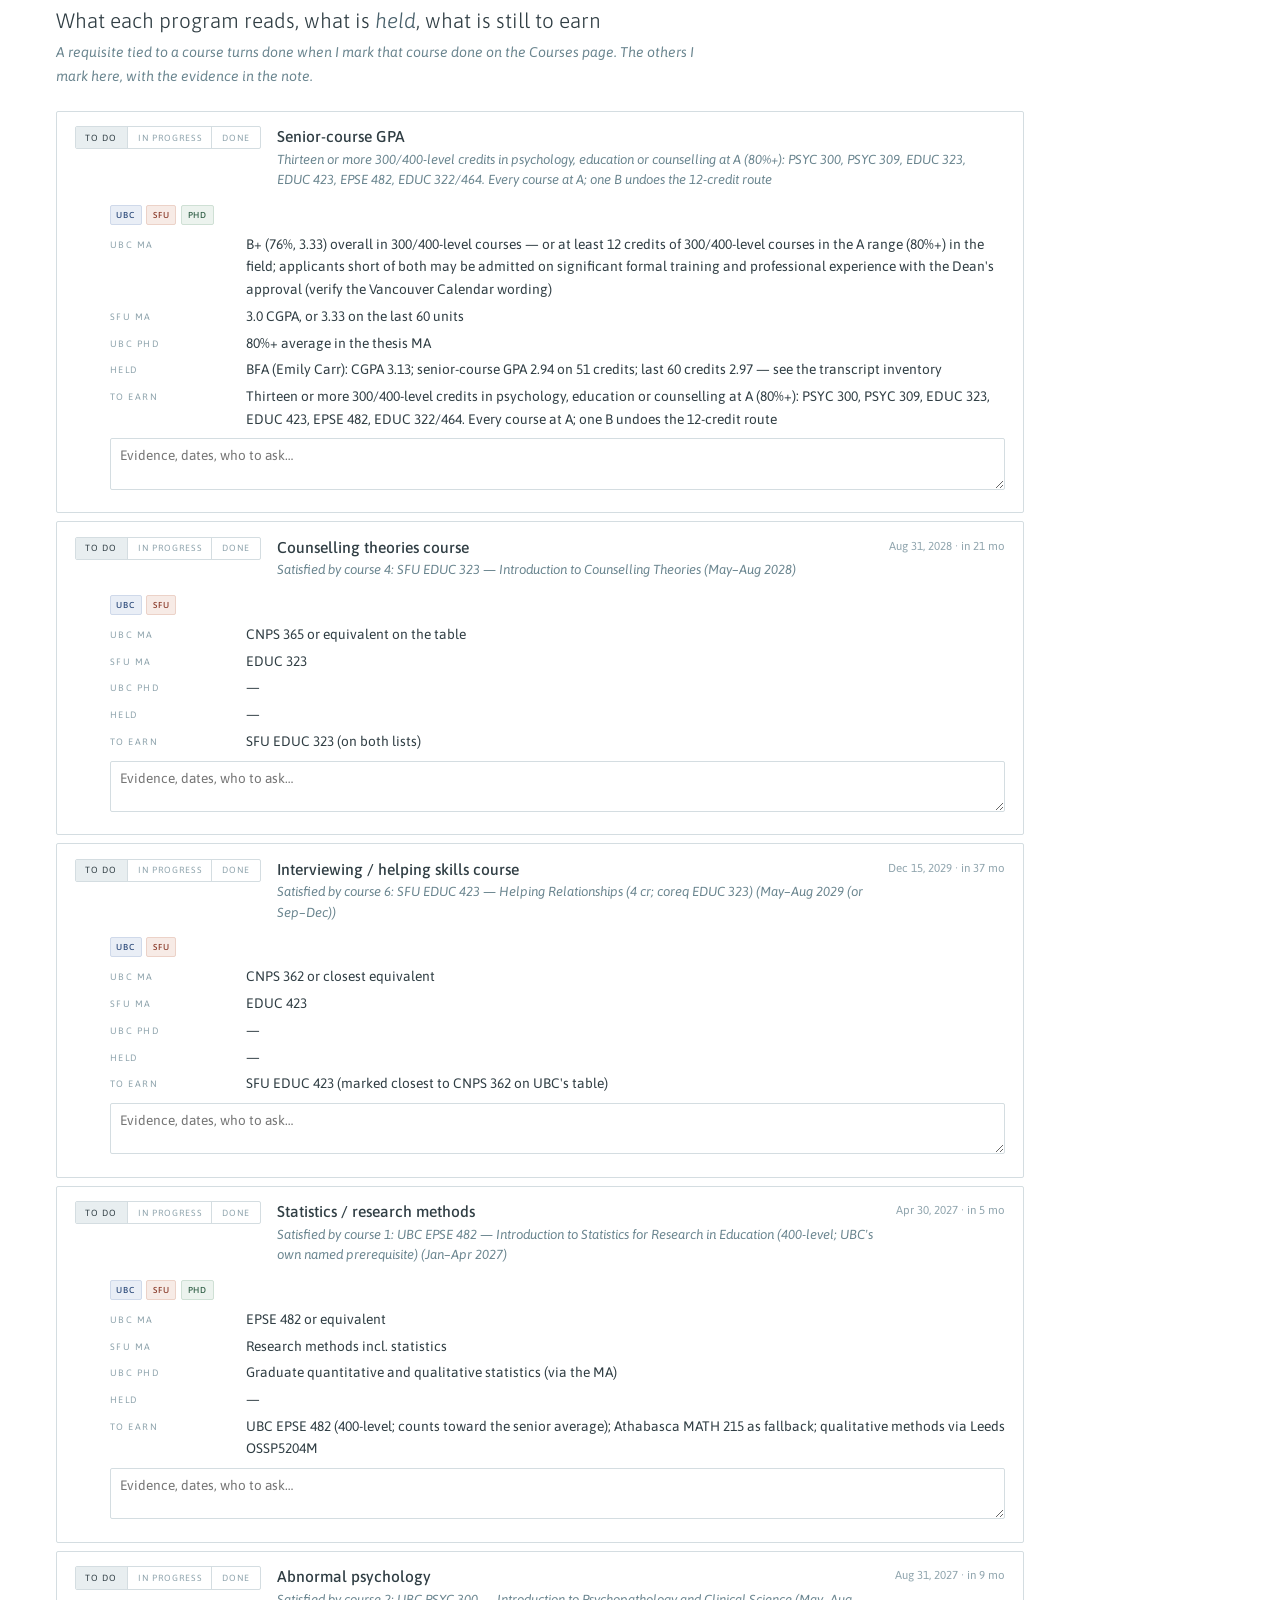
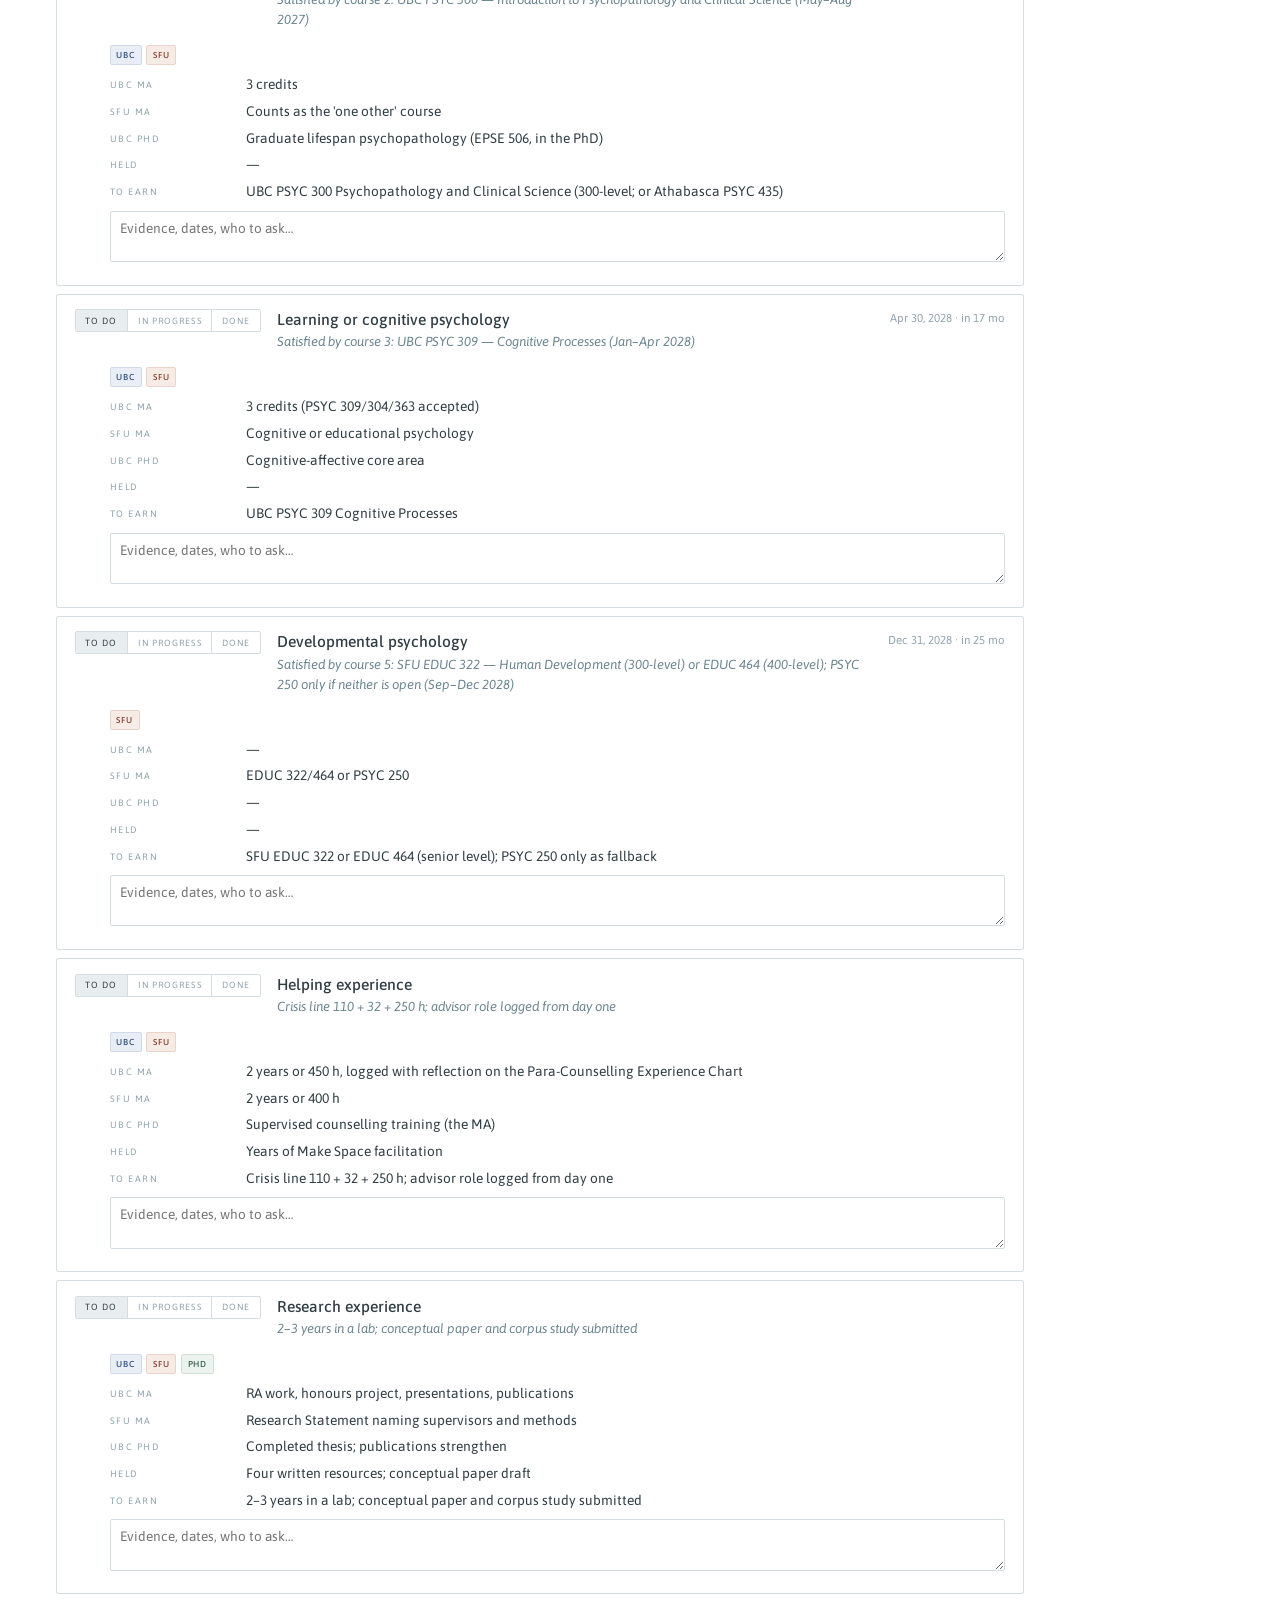
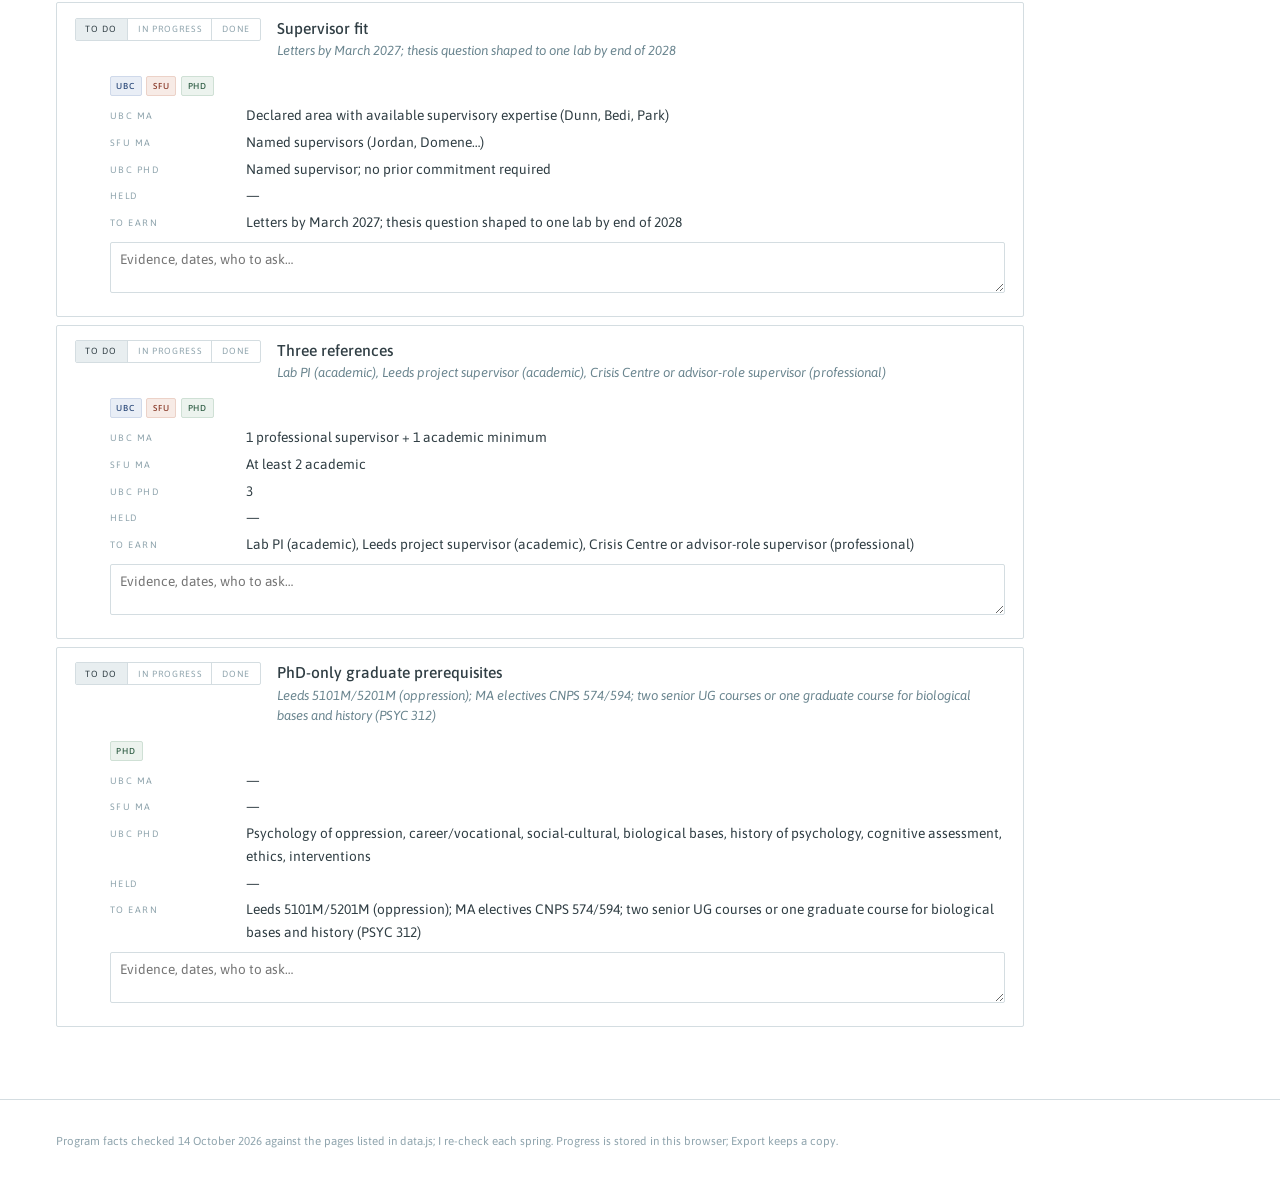
<file: requisites.html>
<!DOCTYPE html>
<html lang="en">
<head>
<meta charset="UTF-8">
<meta name="viewport" content="width=device-width, initial-scale=1.0">
<title>Requisites — Education Path</title>
<link href="https://fonts.googleapis.com/css2?family=Asap:ital,wght@0,300;0,400;0,500;0,600;1,300;1,400;1,500&display=swap" rel="stylesheet">
<link rel="stylesheet" href="style.css">
</head>
<body data-page="requisites">
<header class="page">
  <div class="eyebrow">Eligibility · Living document</div>
  <h1>What each program <em>reads</em>: held, earning, or still to earn.</h1>
  <p class="header-sub">Twelve requisites across the UBC MA, the SFU MA and the UBC PhD, mapped to what my record already holds and what I still have to produce, with the transcript arithmetic that sets the standard for every new course.</p>
</header>
<main class="wrap" id="app"></main>
<footer>Program facts checked 14 October 2026 against the pages listed in data.js; I re-check each spring. Progress is stored in this browser; Export keeps a copy.</footer>
<script src="data.js"></script>
<script src="knowledge.js"></script>
<script src="private.js" onerror="void 0"></script>
<script src="app.js"></script>
</body>
</html>
</file>
<file: style.css>
/* style.css — shared by every page. Palette and type match the career repository. */
*, *::before, *::after { box-sizing: border-box; margin: 0; padding: 0; }

:root {
  --white:   #ffffff;
  --ink:     #303e44;
  --accent:  #475f6a;
  --mid:     #6a858f;
  --light:   #e8eef0;
  --lighter: #f4f7f8;
  --line:    #d4dde1;
  --faint:   #8fa4ad;
  --done:    #3f7d5a;
  --doing:   #b07a2a;
  --late:    #a94442;
  --todo:    #8fa4ad;
}

html { scroll-behavior: smooth; }
body {
  background: var(--white); color: var(--ink);
  font-family: 'Asap', system-ui, sans-serif; font-weight: 400;
  line-height: 1.6; font-size: 16px;
}
a { color: var(--accent); text-decoration: none; border-bottom: 1px solid var(--line); }
a:hover { border-bottom-color: var(--accent); }

/* ── NAV ── */
nav.site {
  display: flex; align-items: center; gap: 1.5rem; flex-wrap: wrap;
  padding: 0 3.5rem; border-bottom: 1px solid var(--line);
  position: sticky; top: 0; background: var(--white); z-index: 50;
}
nav.site a {
  font-size: 0.68rem; font-weight: 500; letter-spacing: 0.18em; text-transform: uppercase;
  color: var(--faint); border: none; padding: 1rem 0; position: relative; white-space: nowrap;
}
nav.site a.active { color: var(--ink); }
nav.site a.active::after {
  content: ''; position: absolute; left: 0; right: 0; bottom: -1px; height: 2px; background: var(--accent);
}
nav.site .spacer { flex: 1; }
nav.site .tools { display: flex; gap: 0.6rem; }
nav.site button, .btn {
  font-family: inherit; font-size: 0.62rem; font-weight: 500; letter-spacing: 0.12em; text-transform: uppercase;
  color: var(--accent); background: none; border: 1px solid var(--line); border-radius: 2px;
  padding: 0.4rem 0.8rem; cursor: pointer;
}
nav.site button:hover, .btn:hover { background: var(--lighter); }

/* ── HEADER ── */
header.page { padding: 3.5rem 3.5rem 2.4rem; border-bottom: 1px solid var(--line); max-width: 960px; }
.eyebrow { font-size: 0.68rem; font-weight: 500; letter-spacing: 0.22em; text-transform: uppercase; color: var(--mid); margin-bottom: 1.2rem; }
h1 { font-size: clamp(2rem, 4.5vw, 3.2rem); font-weight: 300; line-height: 1.12; letter-spacing: -0.01em; margin-bottom: 1rem; }
h1 em { font-style: italic; color: var(--accent); }
.header-sub { font-size: 1rem; color: var(--mid); max-width: 600px; line-height: 1.75; }

/* ── LAYOUT ── */
.wrap { padding: 2.6rem 3.5rem 4rem; max-width: 1080px; }
.sec { margin-top: 2.6rem; padding-top: 2rem; border-top: 1px solid var(--line); }
.sec:first-child { margin-top: 0; padding-top: 0; border-top: none; }
.sec-eye { font-size: 0.58rem; font-weight: 500; letter-spacing: 0.22em; text-transform: uppercase; color: var(--faint); margin-bottom: 0.5rem; }
.sec-title { font-size: 1.3rem; font-weight: 300; line-height: 1.3; margin-bottom: 0.4rem; }
.sec-title em { font-style: italic; color: var(--accent); }
.sec-desc { font-size: 0.88rem; color: var(--mid); line-height: 1.72; max-width: 640px; font-style: italic; margin-bottom: 1.4rem; }

/* ── STAT TILES ── */
.tiles { display: grid; grid-template-columns: repeat(auto-fit, minmax(170px, 1fr)); gap: 0.8rem; margin-bottom: 2rem; }
.tile { border: 1px solid var(--line); border-radius: 2px; padding: 1rem 1.1rem; }
.tile .k { font-size: 0.58rem; letter-spacing: 0.18em; text-transform: uppercase; color: var(--faint); margin-bottom: 0.4rem; }
.tile .v { font-size: 1.6rem; font-weight: 300; line-height: 1.1; }
.tile .s { font-size: 0.78rem; color: var(--mid); margin-top: 0.3rem; font-style: italic; }
.tile.late .v { color: var(--late); }

/* ── PROGRESS BAR ── */
.bar { height: 4px; background: var(--light); border-radius: 2px; overflow: hidden; margin-top: 0.6rem; }
.bar > span { display: block; height: 100%; background: var(--accent); width: 0; transition: width 0.4s; }
.bar.done > span { background: var(--done); }

/* ── ITEM ROWS (gates, requisites, courses) ── */
.item { border: 1px solid var(--line); border-radius: 2px; margin-bottom: 0.5rem; background: var(--white); }
.item.done { background: var(--lighter); }
.item-head { display: grid; grid-template-columns: auto 1fr auto; gap: 0 1rem; align-items: start; padding: 0.9rem 1.1rem; }
.item-title { font-size: 0.98rem; font-weight: 500; line-height: 1.35; }
.item.done .item-title { color: var(--faint); text-decoration: line-through; }
.item-sub { font-size: 0.82rem; color: var(--mid); font-style: italic; line-height: 1.55; margin-top: 0.15rem; }
.item-body { padding: 0 1.1rem 1rem 3.3rem; font-size: 0.86rem; color: var(--mid); line-height: 1.65; }
.item-body dl { display: grid; grid-template-columns: 7.5rem 1fr; gap: 0.25rem 1rem; }
.item-body dt { font-size: 0.58rem; letter-spacing: 0.16em; text-transform: uppercase; color: var(--faint); padding-top: 0.25rem; }
.item-body dd { color: var(--ink); }
.item-body textarea, .item-body input[type=text] {
  width: 100%; font-family: inherit; font-size: 0.85rem; color: var(--ink);
  border: 1px solid var(--line); border-radius: 2px; padding: 0.5rem 0.6rem; margin-top: 0.5rem; background: var(--white);
}
.item-body textarea { min-height: 3.2rem; resize: vertical; }

/* status control */
.status { display: inline-flex; border: 1px solid var(--line); border-radius: 2px; overflow: hidden; }
.status button {
  font-family: inherit; font-size: 0.56rem; letter-spacing: 0.12em; text-transform: uppercase;
  background: none; border: none; border-right: 1px solid var(--line); padding: 0.35rem 0.6rem; color: var(--faint); cursor: pointer;
}
.status button:last-child { border-right: none; }
.status button.on-todo  { background: var(--light); color: var(--ink); }
.status button.on-doing { background: var(--doing); color: #fff; }
.status button.on-done  { background: var(--done);  color: #fff; }

.tag { font-size: 0.54rem; font-weight: 500; letter-spacing: 0.1em; text-transform: uppercase; padding: 0.22em 0.65em; border-radius: 2px; white-space: nowrap; border: 1px solid var(--line); color: var(--mid); }
.tag.now { background: var(--accent); color: #fff; border-color: var(--accent); }
.tag.late { background: var(--late); color: #fff; border-color: var(--late); }
.tag.opt { color: var(--faint); }
.tag.ubc { background: #e9eef6; color: #2c4a7a; border-color: #cfd9ea; }
.tag.sfu { background: #f7ebe6; color: #8a3b2a; border-color: #ecd2c8; }
.tag.phd { background: #ecf3ee; color: #2f5e45; border-color: #cfe0d5; }
.due { font-size: 0.72rem; color: var(--faint); white-space: nowrap; }
.due.late { color: var(--late); }

/* ── TABLES ── */
table { width: 100%; border-collapse: collapse; font-size: 0.86rem; }
th, td { text-align: left; vertical-align: top; padding: 0.65rem 0.7rem; border-bottom: 1px solid var(--line); }
th { font-size: 0.58rem; letter-spacing: 0.18em; text-transform: uppercase; color: var(--faint); font-weight: 500; }
tr.here { background: var(--lighter); }
tr.here td:first-child::before { content: '▸ '; color: var(--accent); }
tr.clear td { color: var(--faint); font-style: italic; }
tr.past td { color: var(--faint); }

/* ── TIMELINE STRIP ── */
.strip { display: grid; grid-auto-flow: column; grid-auto-columns: 1fr; gap: 4px; margin: 1.2rem 0 2rem; }
.strip .cell { height: 10px; background: var(--light); border-radius: 2px; position: relative; }
.strip .cell.past { background: var(--line); }
.strip .cell.here { background: var(--accent); }
.strip .cell.clear { background: repeating-linear-gradient(45deg, var(--light), var(--light) 3px, var(--white) 3px, var(--white) 6px); }
.strip-labels { display: grid; grid-auto-flow: column; grid-auto-columns: 1fr; gap: 4px; font-size: 0.58rem; color: var(--faint); letter-spacing: 0.04em; }
.strip-labels div { overflow: hidden; white-space: nowrap; text-overflow: ellipsis; }

/* ── DEADLINE LIST ── */
.dl { list-style: none; }
.dl li { display: grid; grid-template-columns: 8.5rem 5rem 1fr; gap: 1rem; padding: 0.55rem 0; border-bottom: 1px solid var(--line); font-size: 0.88rem; align-items: baseline; }
.dl .d { font-variant-numeric: tabular-nums; color: var(--ink); }
.dl .in { font-size: 0.7rem; color: var(--faint); letter-spacing: 0.06em; }
.dl .in.late { color: var(--late); }
.dl .in.soon { color: var(--doing); }
.dl li.passed { color: var(--faint); }

/* ── LADDER ── */
.ladder { list-style: none; }
.ladder li { display: grid; grid-template-columns: 3rem 1fr; gap: 1rem; padding: 1.1rem 0; border-bottom: 1px solid var(--line); }
.ladder .r { font-size: 1.6rem; font-weight: 300; color: var(--accent); line-height: 1; }
.ladder .n { font-size: 1rem; font-weight: 500; }
.ladder .w { font-size: 0.86rem; color: var(--mid); margin: 0.2rem 0 0.5rem; }
.ladder dl { display: grid; grid-template-columns: 6rem 1fr; gap: 0.2rem 1rem; font-size: 0.82rem; }
.ladder dt { font-size: 0.56rem; letter-spacing: 0.16em; text-transform: uppercase; color: var(--faint); padding-top: 0.2rem; }

/* ── FORMS (log) ── */
form.row { display: grid; grid-template-columns: 9rem 1fr 6rem auto; gap: 0.6rem; align-items: end; margin-bottom: 1.2rem; }
form.row.wide { grid-template-columns: 9rem 1fr auto; }
form label { font-size: 0.58rem; letter-spacing: 0.16em; text-transform: uppercase; color: var(--faint); display: block; margin-bottom: 0.25rem; }
form input, form select { width: 100%; font-family: inherit; font-size: 0.88rem; border: 1px solid var(--line); border-radius: 2px; padding: 0.45rem 0.55rem; background: var(--white); color: var(--ink); }
.del { font-family: inherit; font-size: 0.6rem; color: var(--faint); background: none; border: none; cursor: pointer; letter-spacing: 0.1em; text-transform: uppercase; }
.del:hover { color: var(--late); }

.note { font-size: 0.82rem; color: var(--mid); font-style: italic; line-height: 1.65; max-width: 680px; }
.list { padding-left: 1.2rem; font-size: 0.9rem; }
.list li { margin-bottom: 0.4rem; }
footer { padding: 2rem 3.5rem; border-top: 1px solid var(--line); font-size: 0.72rem; color: var(--faint); }

@media (max-width: 720px) {
  nav.site, header.page, .wrap, footer { padding-left: 1.2rem; padding-right: 1.2rem; }
  .item-body { padding-left: 1.1rem; }
  .item-body dl, .ladder dl { grid-template-columns: 1fr; }
  .dl li { grid-template-columns: 1fr; gap: 0.1rem; }
  form.row, form.row.wide { grid-template-columns: 1fr; }
  table { font-size: 0.78rem; }
}

/* ── THE CEILING ── */
.ceiling { background: var(--ink); color: rgba(255,255,255,0.88); padding: 2rem 2.2rem; border-radius: 2px; margin-bottom: 2rem; }
.ceiling .sec-eye { color: rgba(255,255,255,0.45); }
.ceiling-head { font-size: clamp(1rem, 2.2vw, 1.22rem); font-weight: 300; font-style: italic; line-height: 1.7; max-width: 760px; margin-bottom: 1.2rem; }
.ceiling-seats { list-style: none; display: grid; grid-template-columns: repeat(auto-fit, minmax(260px, 1fr)); gap: 0.4rem 1.6rem; font-size: 0.86rem; line-height: 1.55; margin-bottom: 1.2rem; }
.ceiling-seats li::before { content: '— '; color: rgba(255,255,255,0.4); }
.ceiling-horizon { font-size: 0.84rem; color: rgba(255,255,255,0.65); font-style: italic; max-width: 760px; }
</file>
